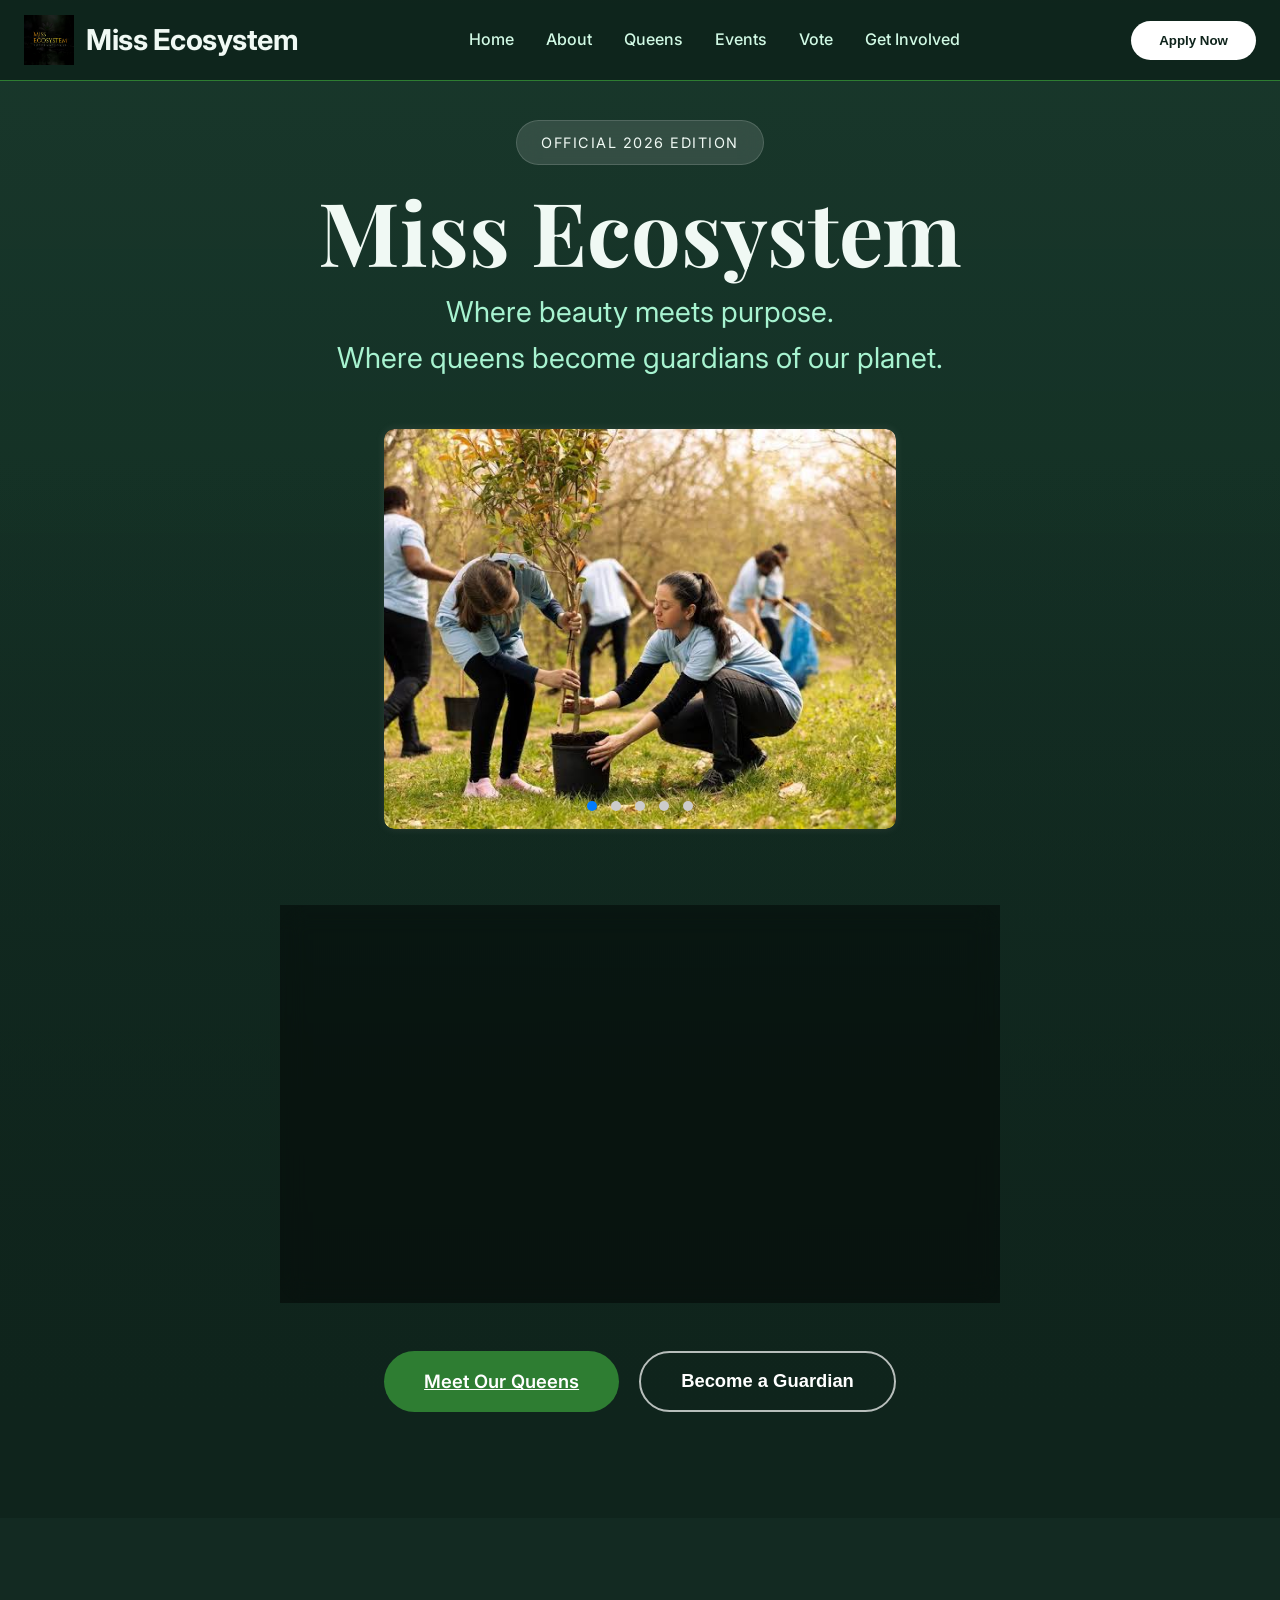
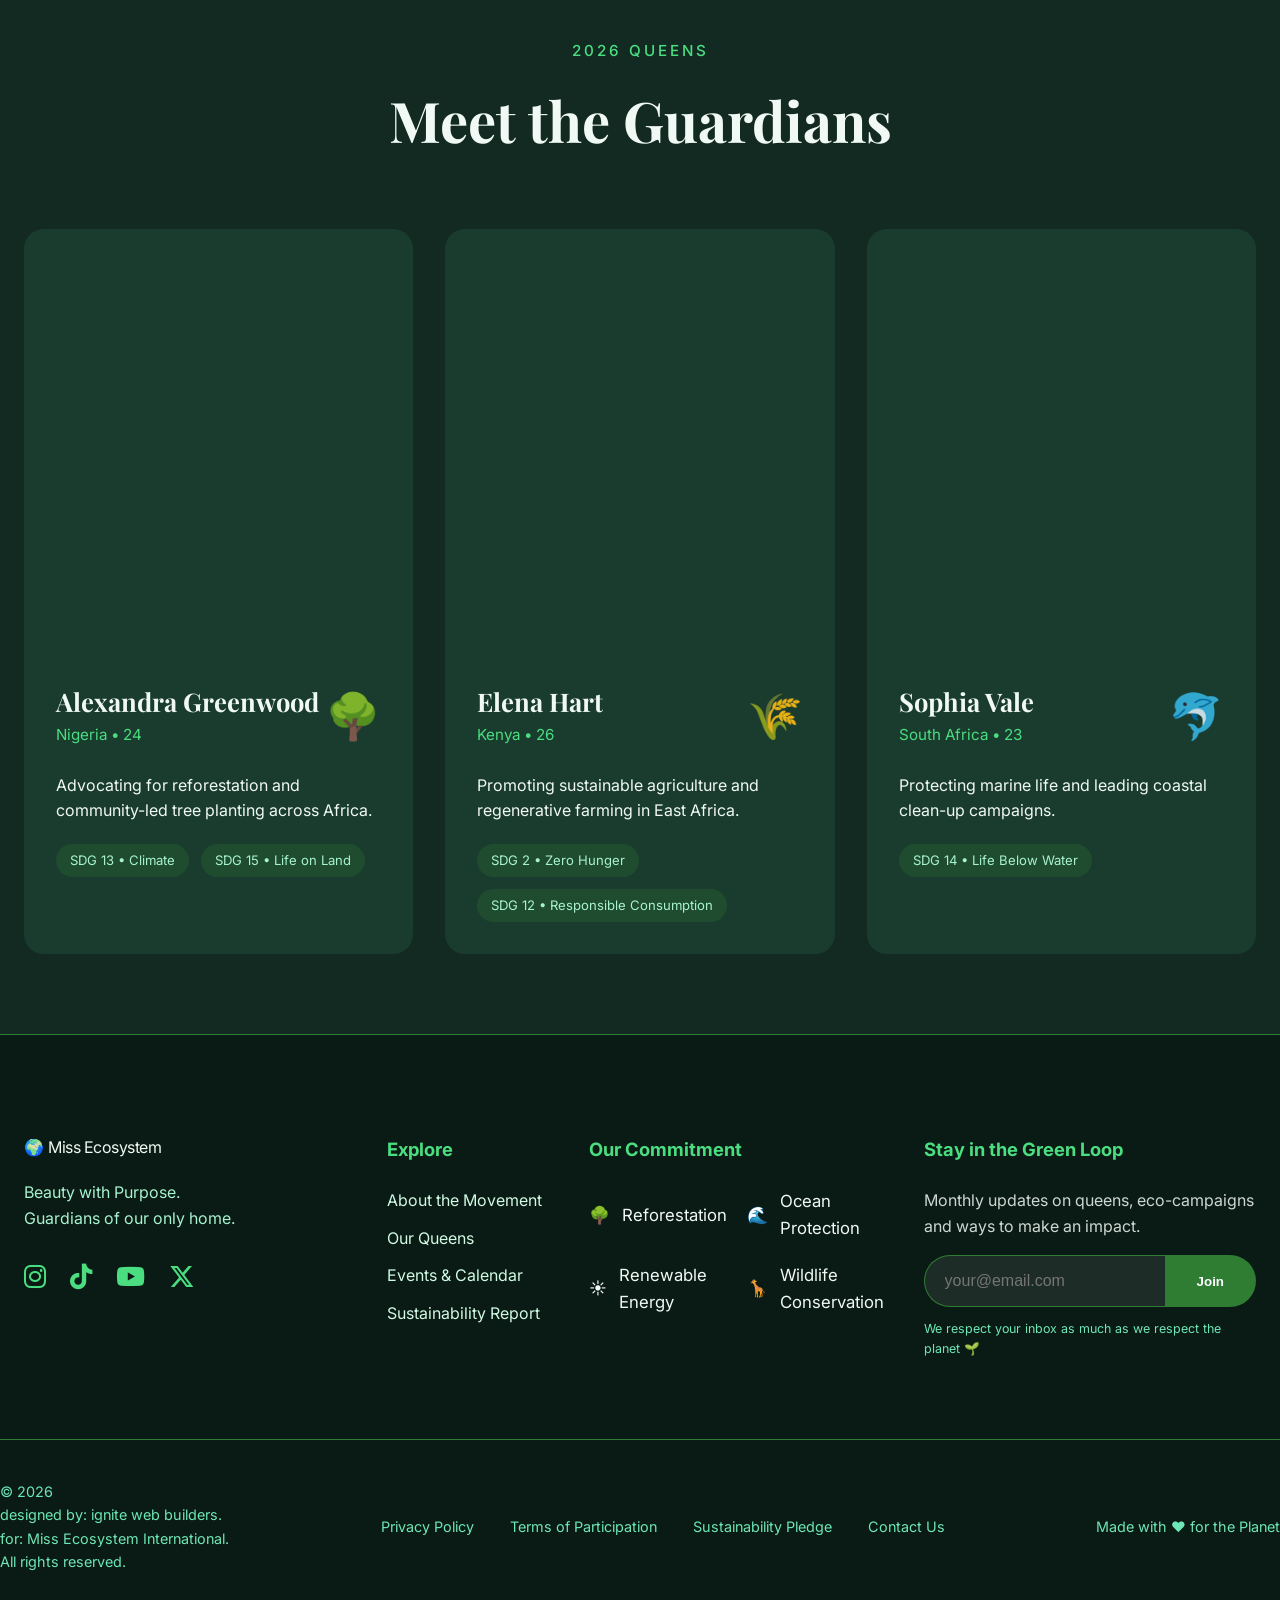
<file: Miss Ecosystem int/index.html>
<!DOCTYPE html>
<html lang="en">

<head>
    <meta charset="UTF-8">
    <meta name="viewport" content="width=device-width, initial-scale=1.0">
    <title>Miss Ecosystem — Beauty with Purpose</title>
    <link rel="stylesheet" href="styles.css">
    <link rel="stylesheet" href="https://cdnjs.cloudflare.com/ajax/libs/font-awesome/6.5.0/css/all.min.css">
    <link
        href="https://fonts.googleapis.com/css2?family=Playfair+Display:wght@500;600;700&family=Inter:wght@300;400;500;600&display=swap"
        rel="stylesheet">
</head>

<body>

    <!-- Header / Navigation -->
    <header class="header">
        <div class="container header-inner">
            <div class="logo">
                <img src="images/logo.jpg" alt="">
                <span class="logo-text">Miss Ecosystem</span>
            </div>

            <nav class="main-nav">
                <ul class="nav-list">
                    <li><a href="home.html">Home</a></li>
                    <li><a href="about.html">About</a></li>
                    <li><a href="queens.html">Queens</a></li>
                    <li><a href="events.html">Events</a></li>
                    <li><a href="vote.html">Vote</a></li>
                    <li><a href="get-in.html">Get Involved</a></li>
                </ul>
            </nav>

            <button class="mobile-toggle" aria-label="Toggle menu">
                <i class="fa-solid fa-bars"></i>
            </button>

            <button class="btn-apply desktop-only">Apply Now</button>
        </div>

        <!-- Mobile menu -->
        <div class="mobile-menu">
            <ul class="mobile-nav-list">
                <li><a href="home.html">Home</a></li>
                <li><a href="about.html">About</a></li>
                <li><a href="queens.html">Queens</a></li>
                <li><a href="events.html">Events</a></li>
                <li><a href="vote.html">Vote</a></li>
                <li><a href="get-in.html">Get Involved</a></li>
                <li><a href="#" class="mobile-apply">Apply Now</a></li>
            </ul>
        </div>
    </header>

    <!-- Hero + Welcome -->
    <section class="hero">
        <div class="hero-overlay"></div>
        <div class="container hero-content">
            <div class="welcome-badge">Official 2026 Edition</div>

            <h1 class="hero-title">Miss Ecosystem</h1>

            <p class="hero-subtitle">
                Where beauty meets purpose.<br>
                Where queens become guardians of our planet.
            </p>
            <div class="image-slider">
                <div class="slides">
                    <img src="images/project1.jpg" alt="Project 1">
                    <img src="images/project2.jpg" alt="Project 2">
                    <img src="images/project3.jpg" alt="Project 3">
                    <img src="images/project4.jpg" alt="Project 4">
                    <img src="images/project5.jpg" alt="Project 4">
                </div>
                <div class="dots">
                    <span class="dot active"></span>
                    <span class="dot"></span>
                    <span class="dot"></span>
                    <span class="dot"></span>
                    <span class="dot"></span>
                </div>
            </div>
            <br><br><br>

            <div class="welcome-message-card">
                <p class="intro-lead">
                    In a world where beauty and the planet are inseparable,
                    <strong>Miss Ecosystem</strong> redefines what it means to wear a crown.
                </p>

                <p class="intro-body">
                    We are more than a pageant — we are a global movement.<br><br>

                    Extraordinary women rise as fierce ambassadors for Earth, championing<br>
                    reforestation, ocean protection, climate action, biodiversity, and sustainable living.<br>
                    Every queen plants seeds of change. Every crown carries a pledge.
                </p>

                <div class="mission-icons">
                    <div><span>🌱</span> Beauty with Purpose</div>
                    <div><span>🌊</span> Sustainability as Legacy</div>
                    <div><span>🌍</span> Global Guardians</div>
                </div>
            </div>

            <div class="hero-cta">
                <a href="#queens" class="btn-primary">Meet Our Queens</a>
                <button class="btn-outline">Become a Guardian</button>
            </div>
        </div>
    </section>

    </div><br>

    <!-- Queens Section -->
    <section id="queens" class="section queens-section">
        <div class="container">
            <div class="section-header">
                <span class="section-label">2026 Queens</span>
                <h2 class="section-title">Meet the Guardians</h2>
            </div>

            <div class="queens-grid">
                <div class="queen-card">
                    <div class="queen-photo"
                        style="background-image: url('https://images.unsplash.com/photo-1494790108377-be9c29b29330?w=800');">
                    </div>
                    <div class="queen-info">
                        <div class="queen-header">
                            <div>
                                <h3>Alexandra Greenwood</h3>
                                <span class="queen-country">Nigeria • 24</span>
                            </div>
                            <span class="cause-icon">🌳</span>
                        </div>
                        <p>Advocating for reforestation and community-led tree planting across Africa.</p>
                        <div class="sdg-tags">
                            <span>SDG 13 • Climate</span>
                            <span>SDG 15 • Life on Land</span>
                        </div>
                    </div>
                </div>

                <div class="queen-card">
                    <div class="queen-photo"
                        style="background-image: url('https://images.unsplash.com/photo-1524504388940-b1c1722653e1?w=800');">
                    </div>
                    <div class="queen-info">
                        <div class="queen-header">
                            <div>
                                <h3>Elena Hart</h3>
                                <span class="queen-country">Kenya • 26</span>
                            </div>
                            <span class="cause-icon">🌾</span>
                        </div>
                        <p>Promoting sustainable agriculture and regenerative farming in East Africa.</p>
                        <div class="sdg-tags">
                            <span>SDG 2 • Zero Hunger</span>
                            <span>SDG 12 • Responsible Consumption</span>
                        </div>
                    </div>
                </div>

                <div class="queen-card">
                    <div class="queen-photo"
                        style="background-image: url('https://images.unsplash.com/photo-1531123897727-8f129e1688ce?w=800');">
                    </div>
                    <div class="queen-info">
                        <div class="queen-header">
                            <div>
                                <h3>Sophia Vale</h3>
                                <span class="queen-country">South Africa • 23</span>
                            </div>
                            <span class="cause-icon">🐬</span>
                        </div>
                        <p>Protecting marine life and leading coastal clean-up campaigns.</p>
                        <div class="sdg-tags">
                            <span>SDG 14 • Life Below Water</span>
                        </div>
                    </div>
                </div>
            </div>
        </div>
    </section>

    <!-- Footer -->
    <footer class="footer">
        <div class="container footer-grid">
            <div class="footer-brand">
                <div class="footer-logo">
                    <span class="logo-icon big">🌍</span>
                    <span class="logo-text">Miss Ecosystem</span>
                </div>
                <p>Beauty with Purpose.<br>Guardians of our only home.</p>
                <div class="social-icons">
                    <i class="fab fa-instagram"></i>
                    <i class="fab fa-tiktok"></i>
                    <i class="fab fa-youtube"></i>
                    <i class="fab fa-x-twitter"></i>
                </div>
            </div>

            <div>
                <h4>Explore</h4>
                <ul>
                    <li><a href="#">About the Movement</a></li>
                    <li><a href="#">Our Queens</a></li>
                    <li><a href="#">Events & Calendar</a></li>
                    <li><a href="#">Sustainability Report</a></li>
                </ul>
            </div>

            <div>
                <h4>Our Commitment</h4>
                <div class="commitment-grid">
                    <div><span>🌳</span> Reforestation</div>
                    <div><span>🌊</span> Ocean Protection</div>
                    <div><span>☀️</span> Renewable Energy</div>
                    <div><span>🦒</span> Wildlife Conservation</div>
                </div>
            </div>

            <div>
                <h4>Stay in the Green Loop</h4>
                <p class="newsletter-desc">Monthly updates on queens, eco-campaigns and ways to make an impact.</p>
                <form class="newsletter-form">
                    <input type="email" placeholder="your@email.com" required>
                    <button type="submit">Join</button>
                </form>
                <p class="tiny-note">We respect your inbox as much as we respect the planet 🌱</p>
            </div>
        </div>

        <div class="footer-bottom">
            <div>© 2026 <br>designed by: ignite web builders.
                <br>for: Miss Ecosystem International. <br>All rights reserved.
            </div>
            <div class="footer-links">
                <a href="#">Privacy Policy</a>
                <a href="#">Terms of Participation</a>
                <a href="#">Sustainability Pledge</a>
                <a href="#">Contact Us</a>
            </div>
            <div>Made with ❤️ for the Planet</div>
        </div>
    </footer>

    <script src="script.js"></script>
</body>


</html>
</file>
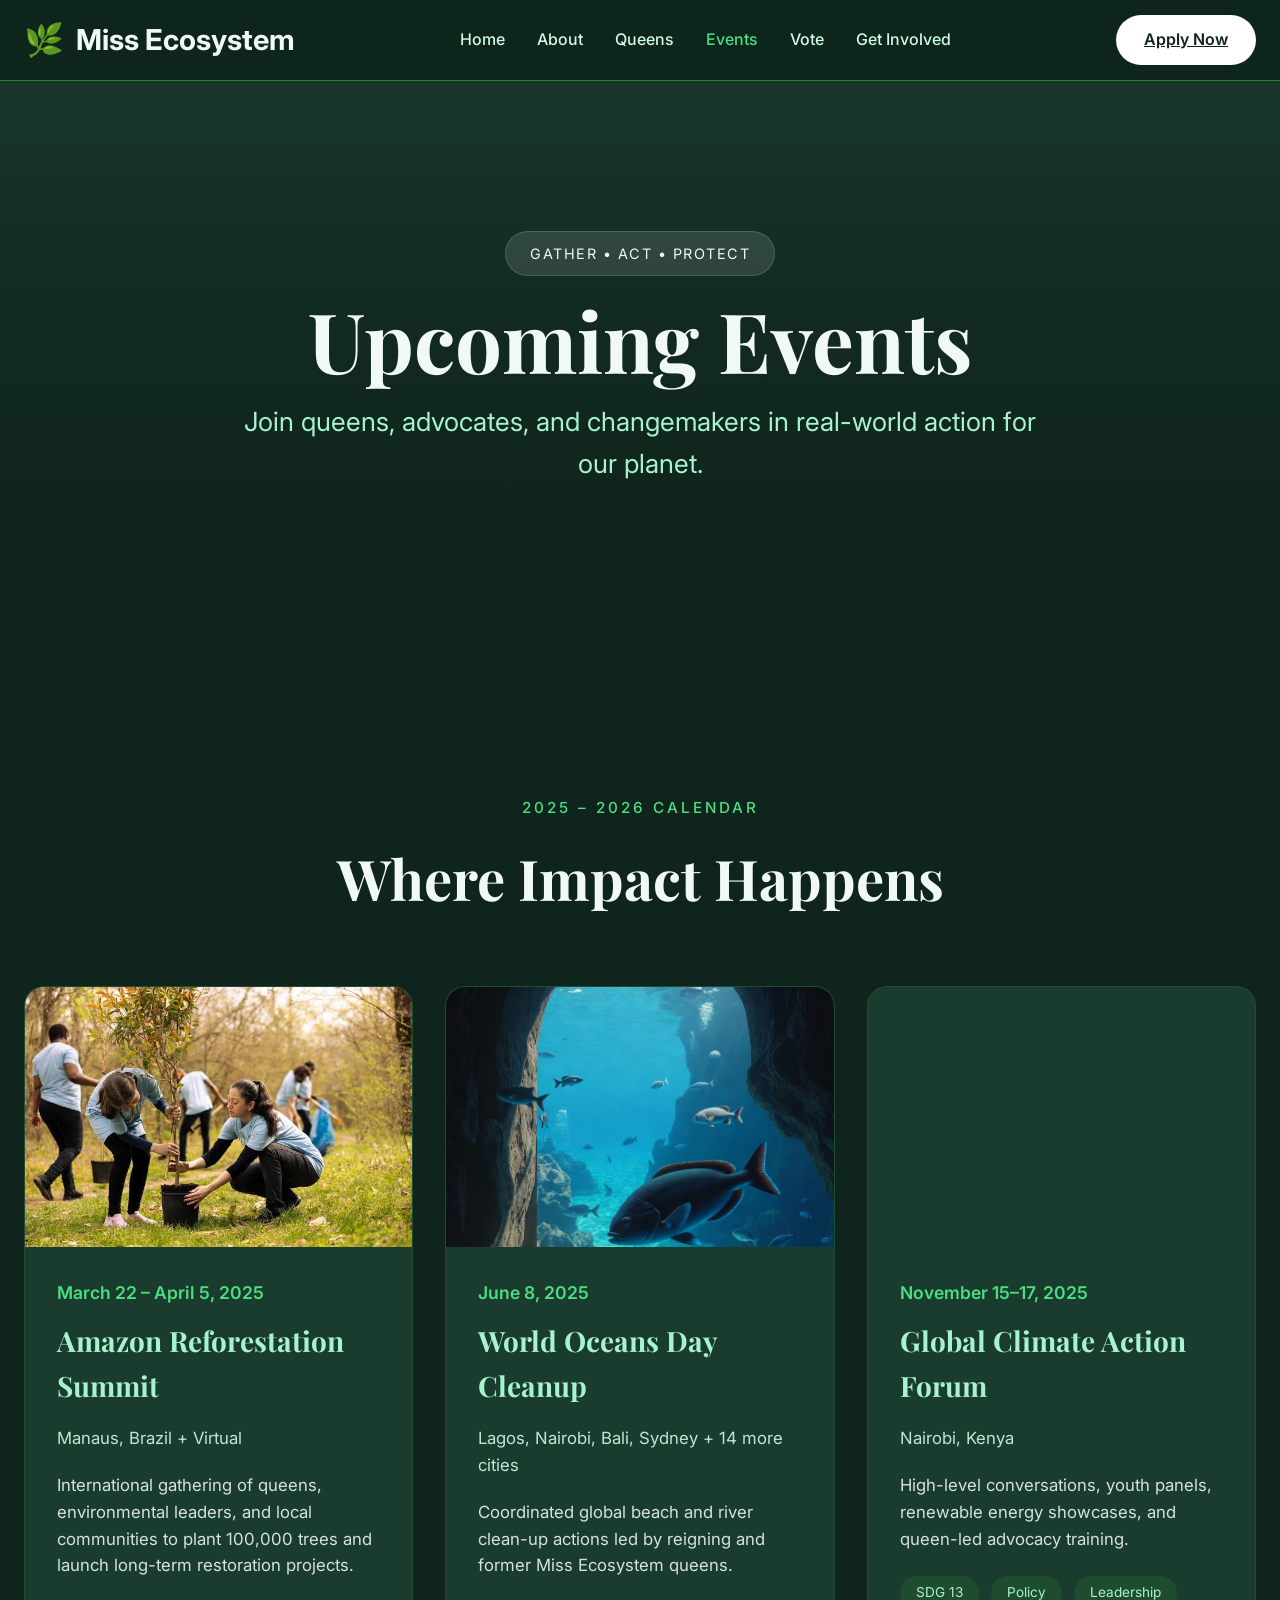
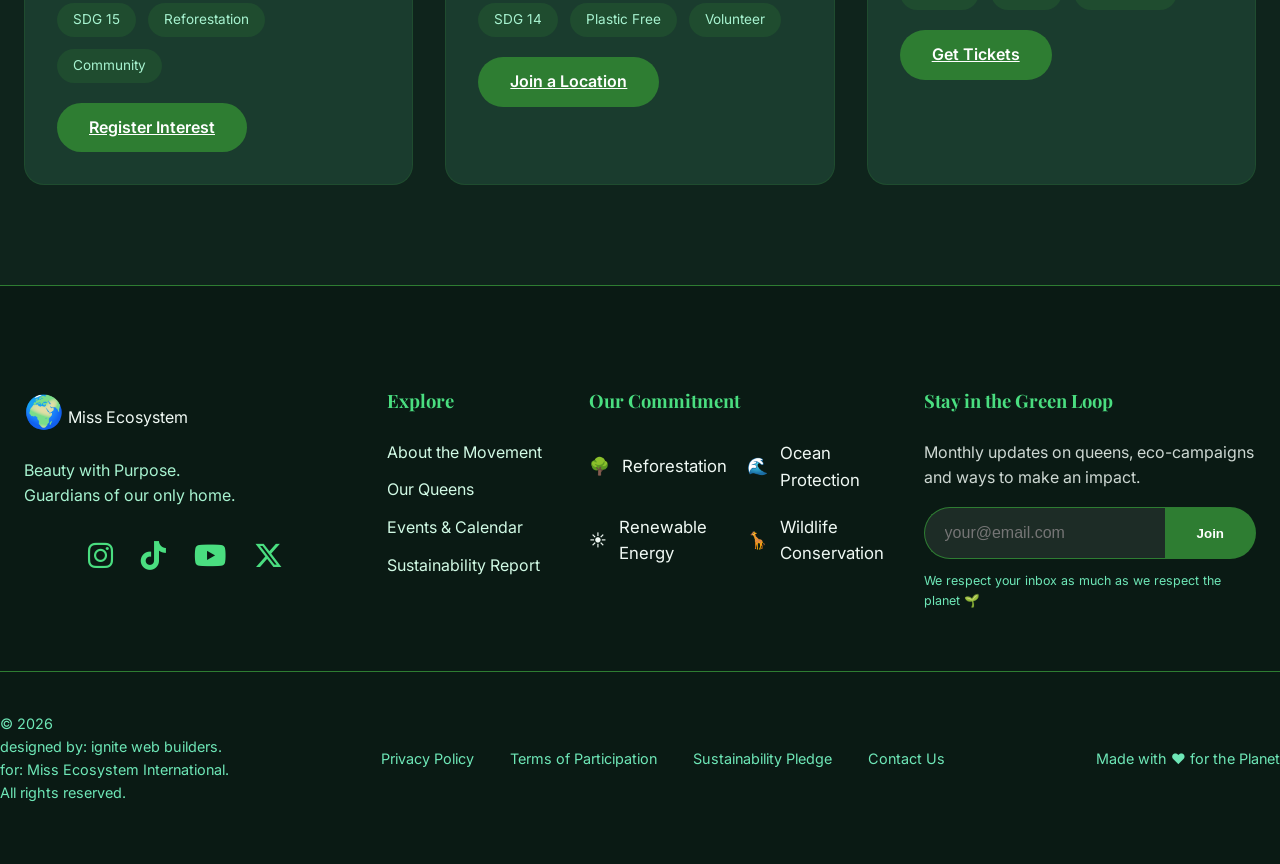
<file: Miss Ecosystem int/events.html>
<!DOCTYPE html>
<html lang="en">

<head>
    <meta charset="UTF-8" />
    <meta name="viewport" content="width=device-width, initial-scale=1.0" />
    <title>Events — Miss Ecosystem</title>
    <link rel="stylesheet" href="https://cdnjs.cloudflare.com/ajax/libs/font-awesome/6.5.0/css/all.min.css" />
    <link
        href="https://fonts.googleapis.com/css2?family=Playfair+Display:wght@500;600;700&family=Inter:wght@300;400;500;600&display=swap"
        rel="stylesheet" />
    <link rel="stylesheet" href="events.css" />
</head>

<body>

    <!-- Header -->
    <header class="header">
        <div class="container header-inner">
            <div class="logo">
                <span class="logo-icon">🌿</span>
                <span class="logo-text">Miss Ecosystem</span>
            </div>

            <nav class="main-nav">
                <ul>
                    <li><a href="home.html">Home</a></li>
                    <li><a href="about.html">About</a></li>
                    <li><a href="queens.html">Queens</a></li>
                    <li><a href="events.html" class="active">Events</a></li>
                    <li><a href="vote.html">Vote</a></li>
                    <li><a href="get-in.html">Get Involved</a></li>
                </ul>
            </nav>

            <button class="mobile-toggle" aria-label="Toggle menu">
                <i class="fa-solid fa-bars"></i>
            </button>

            <a href="apply.html" class="btn-apply">Apply Now</a>
        </div>

        <!-- Mobile menu -->
        <div class="mobile-menu">
            <ul class="mobile-nav-list">
                <li><a href="home.html">Home</a></li>
                <li><a href="about.html">About</a></li>
                <li><a href="queens.html">Queens</a></li>
                <li><a href="events.html" class="active">Events</a></li>
                <li><a href="vote.html">Vote</a></li>
                <li><a href="get-in.html">Get Involved</a></li>
                <li><a href="apply.html" class="mobile-apply">Apply Now</a></li>
            </ul>
        </div>
    </header>

    <!-- Hero -->
    <section class="events-hero">
        <div class="hero-overlay"></div>
        <div class="container hero-content">
            <div class="welcome-badge">Gather • Act • Protect</div>
            <h1 class="hero-title">Upcoming Events</h1>
            <p class="hero-subtitle">
                Join queens, advocates, and changemakers in real-world action for our planet.
            </p>
        </div>
    </section>

    <!-- Events List -->
    <section class="section events-section">
        <div class="container">
            <div class="section-header">
                <span class="section-label">2025 – 2026 Calendar</span>
                <h2 class="section-title">Where Impact Happens</h2>
            </div>

            <div class="events-grid">

                <!-- Event 1 -->
                <article class="event-card">
                    <div class="event-image" style="background-image: url('images/project1.jpg');">
                    </div>
                    <div class="event-content">
                        <time class="event-date">March 22 – April 5, 2025</time>
                        <h3 class="event-title">Amazon Reforestation Summit</h3>
                        <p class="event-location">Manaus, Brazil + Virtual</p>
                        <p class="event-desc">
                            International gathering of queens, environmental leaders, and local communities to plant
                            100,000 trees and launch long-term restoration projects.
                        </p>
                        <div class="event-tags">
                            <span>SDG 15</span>
                            <span>Reforestation</span>
                            <span>Community</span>
                        </div>
                        <a href="#" class="btn-register">Register Interest</a>
                    </div>
                </article>

                <!-- Event 2 -->
                <article class="event-card">
                    <div class="event-image" style="background-image: url('images/underwater.jfif');">
                    </div>
                    <div class="event-content">
                        <time class="event-date">June 8, 2025</time>
                        <h3 class="event-title">World Oceans Day Cleanup</h3>
                        <p class="event-location">Lagos, Nairobi, Bali, Sydney + 14 more cities</p>
                        <p class="event-desc">
                            Coordinated global beach and river clean-up actions led by reigning and former Miss
                            Ecosystem queens.
                        </p>
                        <div class="event-tags">
                            <span>SDG 14</span>
                            <span>Plastic Free</span>
                            <span>Volunteer</span>
                        </div>
                        <a href="#" class="btn-register">Join a Location</a>
                    </div>
                </article>

                <!-- Event 3 -->
                <article class="event-card">
                    <div class="event-image"
                        style="background-image: url('https://images.unsplash.com/photo-1500530855697-b586d89ba3ee?w=800&q=80');">
                    </div>
                    <div class="event-content">
                        <time class="event-date">November 15–17, 2025</time>
                        <h3 class="event-title">Global Climate Action Forum</h3>
                        <p class="event-location">Nairobi, Kenya</p>
                        <p class="event-desc">
                            High-level conversations, youth panels, renewable energy showcases, and queen-led advocacy
                            training.
                        </p>
                        <div class="event-tags">
                            <span>SDG 13</span>
                            <span>Policy</span>
                            <span>Leadership</span>
                        </div>
                        <a href="#" class="btn-register">Get Tickets</a>
                    </div>
                </article>

            </div>
        </div>
    </section>


    <!-- Footer -->
    <footer class="footer">
        <div class="container footer-grid">
            <div class="footer-brand">
                <div class="footer-logo">
                    <span class="logo-icon big">🌍</span>
                    <span class="logo-text">Miss Ecosystem</span>
                </div>
                <p>Beauty with Purpose.<br>Guardians of our only home.</p>
                <div class="social-icons">
                    <i class="fab fa-instagram"></i>
                    <i class="fab fa-tiktok"></i>
                    <i class="fab fa-youtube"></i>
                    <i class="fab fa-x-twitter"></i>
                </div>
            </div>

            <div>
                <h4>Explore</h4>
                <ul>
                    <li><a href="#">About the Movement</a></li>
                    <li><a href="#">Our Queens</a></li>
                    <li><a href="#">Events & Calendar</a></li>
                    <li><a href="#">Sustainability Report</a></li>
                </ul>
            </div>

            <div>
                <h4>Our Commitment</h4>
                <div class="commitment-grid">
                    <div><span>🌳</span> Reforestation</div>
                    <div><span>🌊</span> Ocean Protection</div>
                    <div><span>☀️</span> Renewable Energy</div>
                    <div><span>🦒</span> Wildlife Conservation</div>
                </div>
            </div>

            <div>
                <h4>Stay in the Green Loop</h4>
                <p class="newsletter-desc">Monthly updates on queens, eco-campaigns and ways to make an impact.</p>
                <form class="newsletter-form">
                    <input type="email" placeholder="your@email.com" required>
                    <button type="submit">Join</button>
                </form>
                <p class="tiny-note">We respect your inbox as much as we respect the planet 🌱</p>
            </div>
        </div>

        <div class="footer-bottom">
            <div>© 2026 <br>designed by: ignite web builders.
                <br>for: Miss Ecosystem International. <br>All rights reserved.
            </div>
            <div class="footer-links">
                <a href="#">Privacy Policy</a>
                <a href="#">Terms of Participation</a>
                <a href="#">Sustainability Pledge</a>
                <a href="#">Contact Us</a>
            </div>
            <div>Made with ❤️ for the Planet</div>
        </div>
    </footer>

    <script>
        // Mobile menu toggle
        document.querySelector('.mobile-toggle').addEventListener('click', () => {
            document.querySelector('.mobile-menu').classList.toggle('active');
        });
    </script>

</body>

</html>
</file>
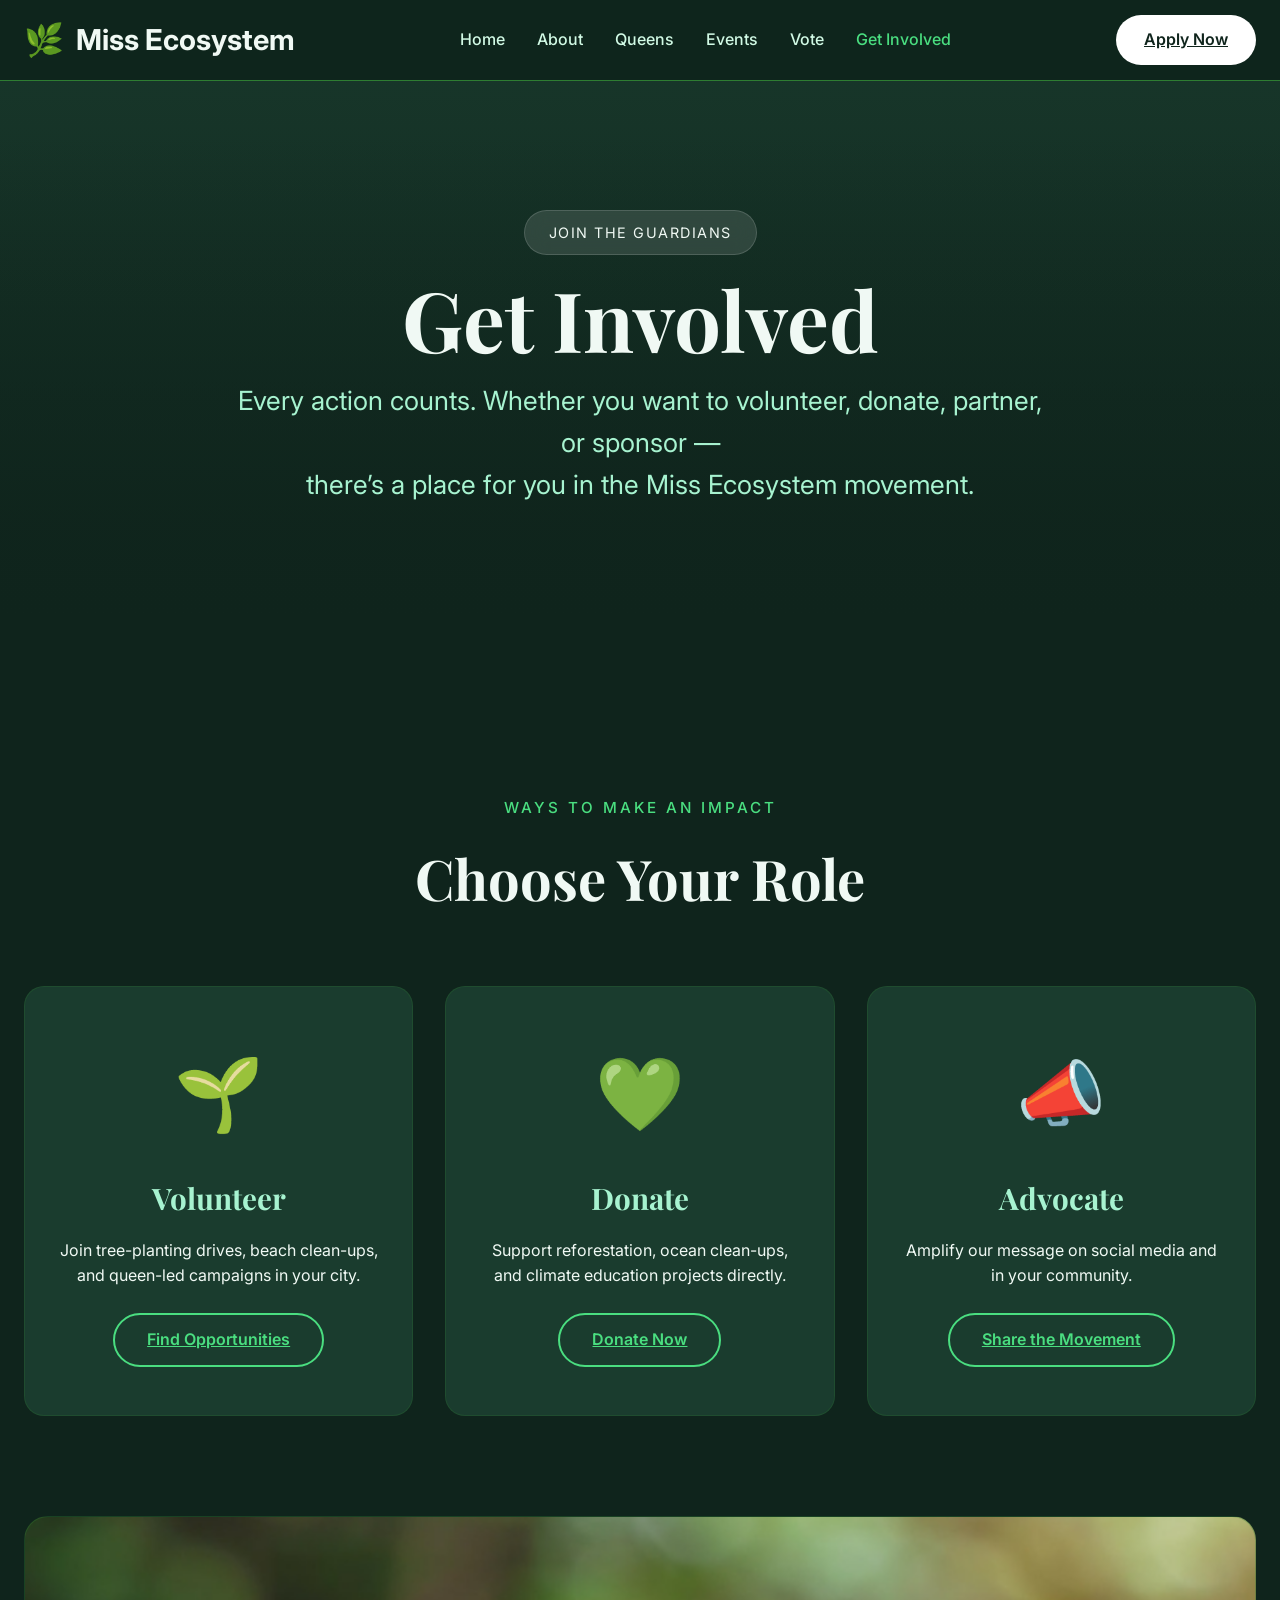
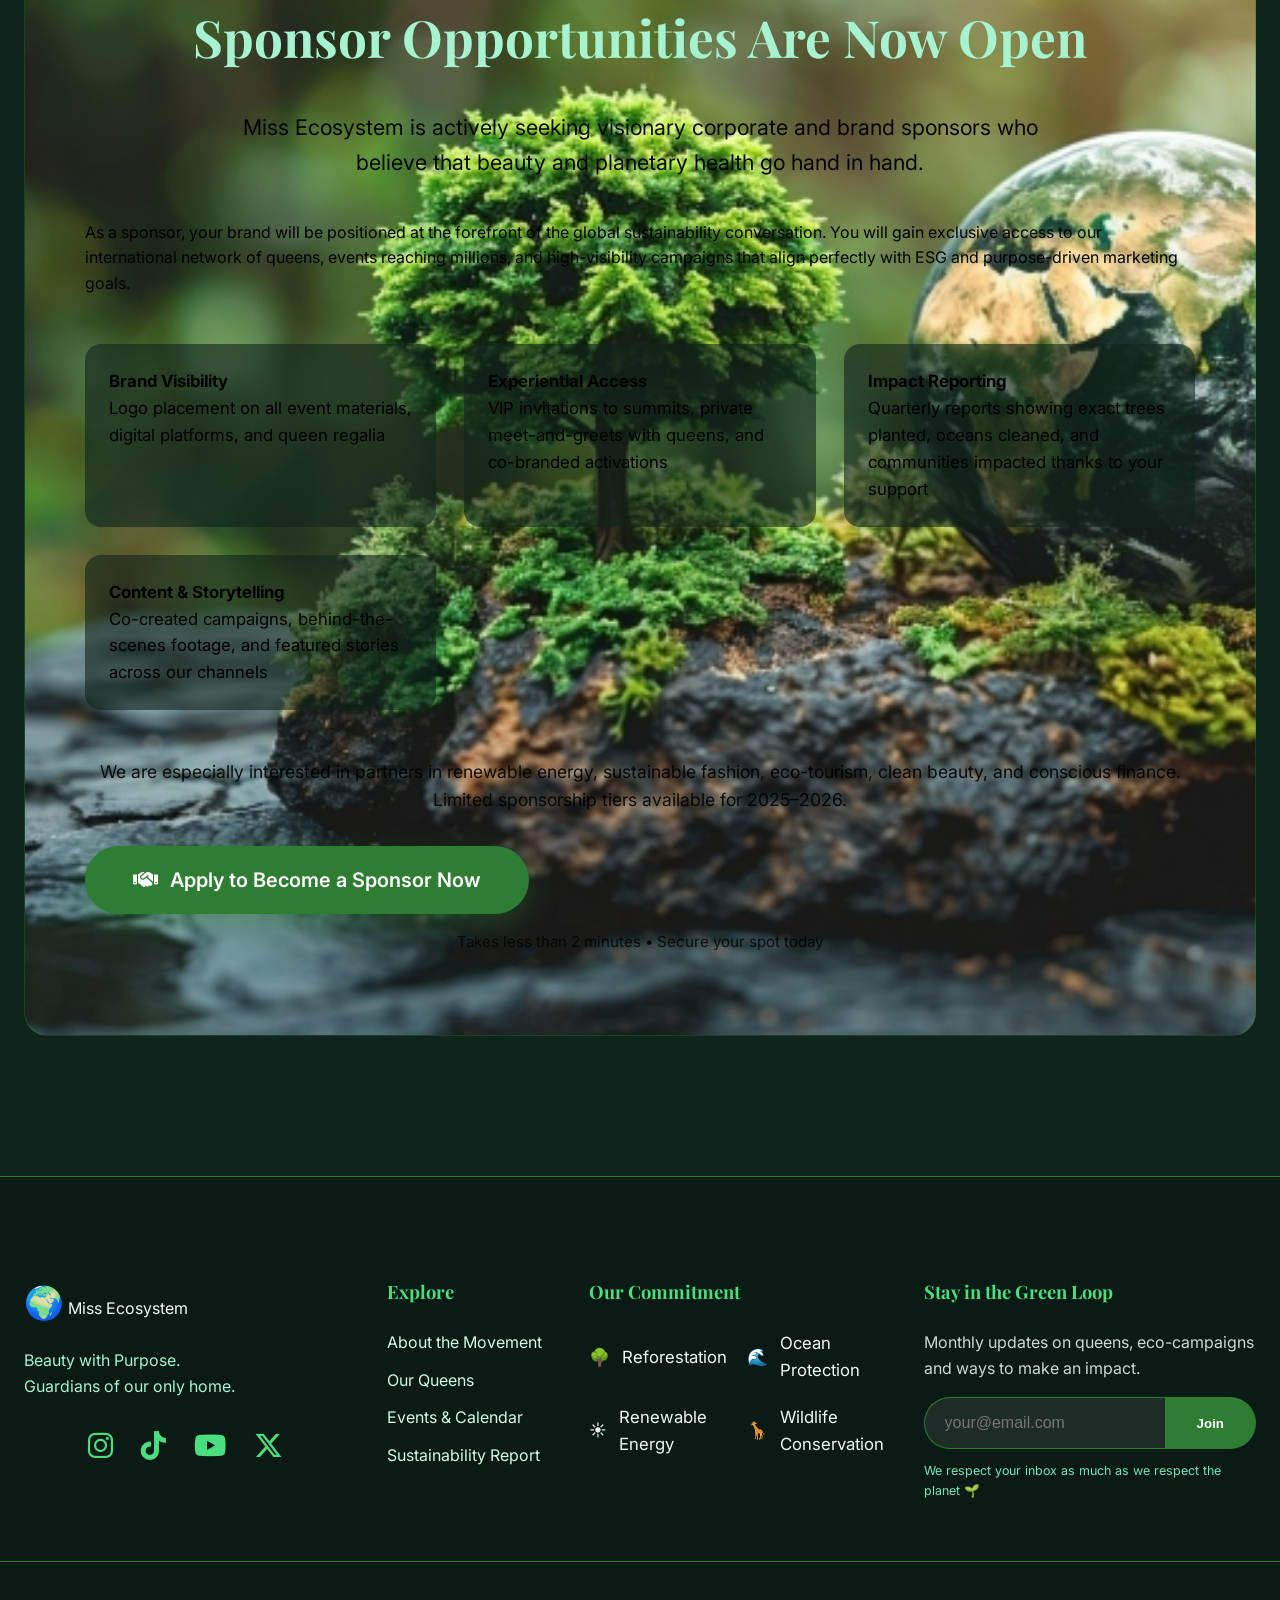
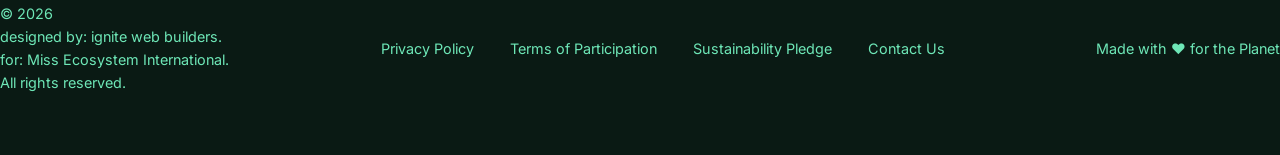
<file: Miss Ecosystem int/get-in.html>
<!DOCTYPE html>
<html lang="en">

<head>
    <meta charset="UTF-8" />
    <meta name="viewport" content="width=device-width, initial-scale=1.0" />
    <title>Get Involved — Miss Ecosystem</title>
    <link rel="stylesheet" href="https://cdnjs.cloudflare.com/ajax/libs/font-awesome/6.5.0/css/all.min.css" />
    <link
        href="https://fonts.googleapis.com/css2?family=Playfair+Display:wght@500;600;700&family=Inter:wght@300;400;500;600&display=swap"
        rel="stylesheet" />
    <link rel="stylesheet" href="get-in.css" />
</head>

<body>

    <!-- Header -->
    <header class="header">
        <div class="container header-inner">
            <div class="logo">
                <span class="logo-icon">🌿</span>
                <span class="logo-text">Miss Ecosystem</span>
            </div>

            <nav class="main-nav">
                <ul>
                    <li><a href="home.html">Home</a></li>
                    <li><a href="about.html">About</a></li>
                    <li><a href="queens.html">Queens</a></li>
                    <li><a href="events.html">Events</a></li>
                    <li><a href="vote.html">Vote</a></li>
                    <li><a href="get-in.html" class="active">Get Involved</a></li>
                </ul>
            </nav>

            <button class="mobile-toggle" aria-label="Toggle menu">
                <i class="fa-solid fa-bars"></i>
            </button>

            <a href="apply.html" class="btn-apply">Apply Now</a>
        </div>

        <!-- Mobile menu -->
        <div class="mobile-menu">
            <ul class="mobile-nav-list">
                <li><a href="home.html">Home</a></li>
                <li><a href="about.html">About</a></li>
                <li><a href="queens.html">Queens</a></li>
                <li><a href="events.html" class="active">Events</a></li>
                <li><a href="vote.html">Vote</a></li>
                <li><a href="get-in.html">Get Involved</a></li>
                <li><a href="apply.html" class="mobile-apply">Apply Now</a></li>
            </ul>
        </div>
    </header>

    <!-- Hero -->
    <section class="hero get-involved-hero">
        <div class="hero-overlay"></div>
        <div class="container hero-content">
            <div class="welcome-badge">Join the Guardians</div>
            <h1 class="hero-title">Get Involved</h1>
            <p class="hero-subtitle">
                Every action counts. Whether you want to volunteer, donate, partner, or sponsor —<br>
                there’s a place for you in the Miss Ecosystem movement.
            </p>
        </div>
    </section>

    <!-- Main Content -->
    <main class="section">
        <div class="container">

            <!-- Ways to Get Involved -->
            <div class="section-header">
                <span class="section-label">Ways to Make an Impact</span>
                <h2 class="section-title">Choose Your Role</h2>
            </div>

            <div class="involvement-grid">
                <div class="involvement-card">
                    <span class="icon">🌱</span>
                    <h3>Volunteer</h3>
                    <p>Join tree-planting drives, beach clean-ups, and queen-led campaigns in your city.</p>
                    <a href="#" class="btn-secondary">Find Opportunities</a>
                </div>
                <div class="involvement-card">
                    <span class="icon">💚</span>
                    <h3>Donate</h3>
                    <p>Support reforestation, ocean clean-ups, and climate education projects directly.</p>
                    <a href="#" class="btn-secondary">Donate Now</a>
                </div>
                <div class="involvement-card">
                    <span class="icon">📣</span>
                    <h3>Advocate</h3>
                    <p>Amplify our message on social media and in your community.</p>
                    <a href="#" class="btn-secondary">Share the Movement</a>
                </div>
            </div>

            <!-- Sponsor Section (Detailed) -->
            <div class="sponsor-section">
                <div class="sponsor-content">
                    <h2 class="sponsor-title">Sponsor Opportunities Are Now Open</h2>

                    <p class="sponsor-lead">
                        Miss Ecosystem is actively seeking visionary corporate and brand sponsors who believe that
                        beauty and planetary health go hand in hand.
                    </p>

                    <p>
                        As a sponsor, your brand will be positioned at the forefront of the global sustainability
                        conversation.
                        You will gain exclusive access to our international network of queens, events reaching millions,
                        and high-visibility campaigns that align perfectly with ESG and purpose-driven marketing goals.
                    </p>

                    <div class="sponsor-benefits">
                        <div class="benefit">
                            <strong>Brand Visibility</strong><br>
                            Logo placement on all event materials, digital platforms, and queen regalia
                        </div>
                        <div class="benefit">
                            <strong>Experiential Access</strong><br>
                            VIP invitations to summits, private meet-and-greets with queens, and co-branded activations
                        </div>
                        <div class="benefit">
                            <strong>Impact Reporting</strong><br>
                            Quarterly reports showing exact trees planted, oceans cleaned, and communities impacted
                            thanks to your support
                        </div>
                        <div class="benefit">
                            <strong>Content & Storytelling</strong><br>
                            Co-created campaigns, behind-the-scenes footage, and featured stories across our channels
                        </div>
                    </div>

                    <p class="sponsor-note">
                        We are especially interested in partners in renewable energy, sustainable fashion, eco-tourism,
                        clean beauty,
                        and conscious finance. Limited sponsorship tiers available for 2025–2026.
                    </p>

                    <!-- Google Form CTA -->
                    <a href="https://forms.gle/sponsor-miss-ecosystem-2026" target="_blank" class="btn-sponsor">
                        <i class="fas fa-handshake"></i>
                        Apply to Become a Sponsor Now
                    </a>
                    <p class="form-note">Takes less than 2 minutes • Secure your spot today</p>
                </div>
            </div>

        </div>
    </main>


    <!-- Footer -->
    <footer class="footer">
        <div class="container footer-grid">
            <div class="footer-brand">
                <div class="footer-logo">
                    <span class="logo-icon big">🌍</span>
                    <span class="logo-text">Miss Ecosystem</span>
                </div>
                <p>Beauty with Purpose.<br>Guardians of our only home.</p>
                <div class="social-icons">
                    <i class="fab fa-instagram"></i>
                    <i class="fab fa-tiktok"></i>
                    <i class="fab fa-youtube"></i>
                    <i class="fab fa-x-twitter"></i>
                </div>
            </div>

            <div>
                <h4>Explore</h4>
                <ul>
                    <li><a href="#">About the Movement</a></li>
                    <li><a href="#">Our Queens</a></li>
                    <li><a href="#">Events & Calendar</a></li>
                    <li><a href="#">Sustainability Report</a></li>
                </ul>
            </div>

            <div>
                <h4>Our Commitment</h4>
                <div class="commitment-grid">
                    <div><span>🌳</span> Reforestation</div>
                    <div><span>🌊</span> Ocean Protection</div>
                    <div><span>☀️</span> Renewable Energy</div>
                    <div><span>🦒</span> Wildlife Conservation</div>
                </div>
            </div>

            <div>
                <h4>Stay in the Green Loop</h4>
                <p class="newsletter-desc">Monthly updates on queens, eco-campaigns and ways to make an impact.</p>
                <form class="newsletter-form">
                    <input type="email" placeholder="your@email.com" required>
                    <button type="submit">Join</button>
                </form>
                <p class="tiny-note">We respect your inbox as much as we respect the planet 🌱</p>
            </div>
        </div>

        <div class="footer-bottom">
            <div>© 2026 <br>designed by: ignite web builders.
                <br>for: Miss Ecosystem International. <br>All rights reserved.
            </div>
            <div class="footer-links">
                <a href="#">Privacy Policy</a>
                <a href="#">Terms of Participation</a>
                <a href="#">Sustainability Pledge</a>
                <a href="#">Contact Us</a>
            </div>
            <div>Made with ❤️ for the Planet</div>
        </div>
    </footer>
    <script>
        // Mobile menu toggle
        document.querySelector('.mobile-toggle').addEventListener('click', () => {
            document.querySelector('.mobile-menu').classList.toggle('active');
        });
    </script>

</body>

</html>
</file>
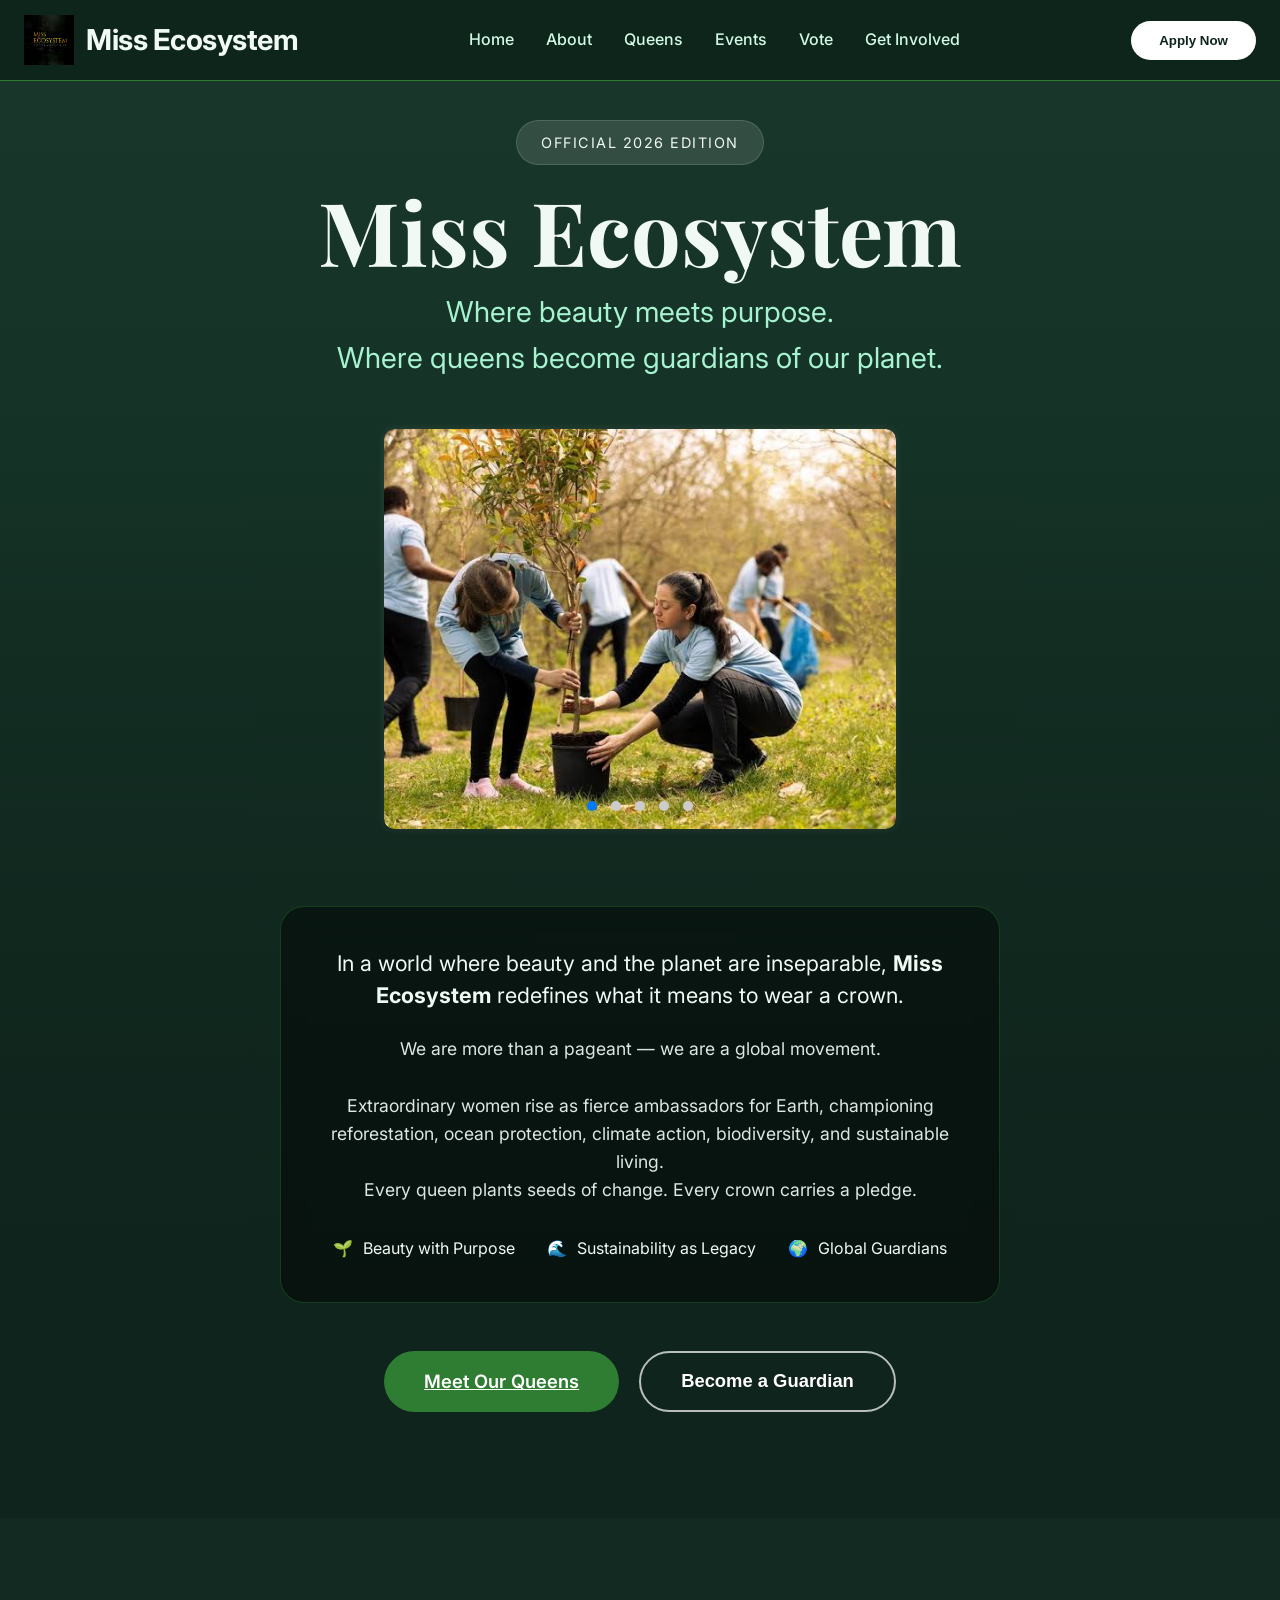
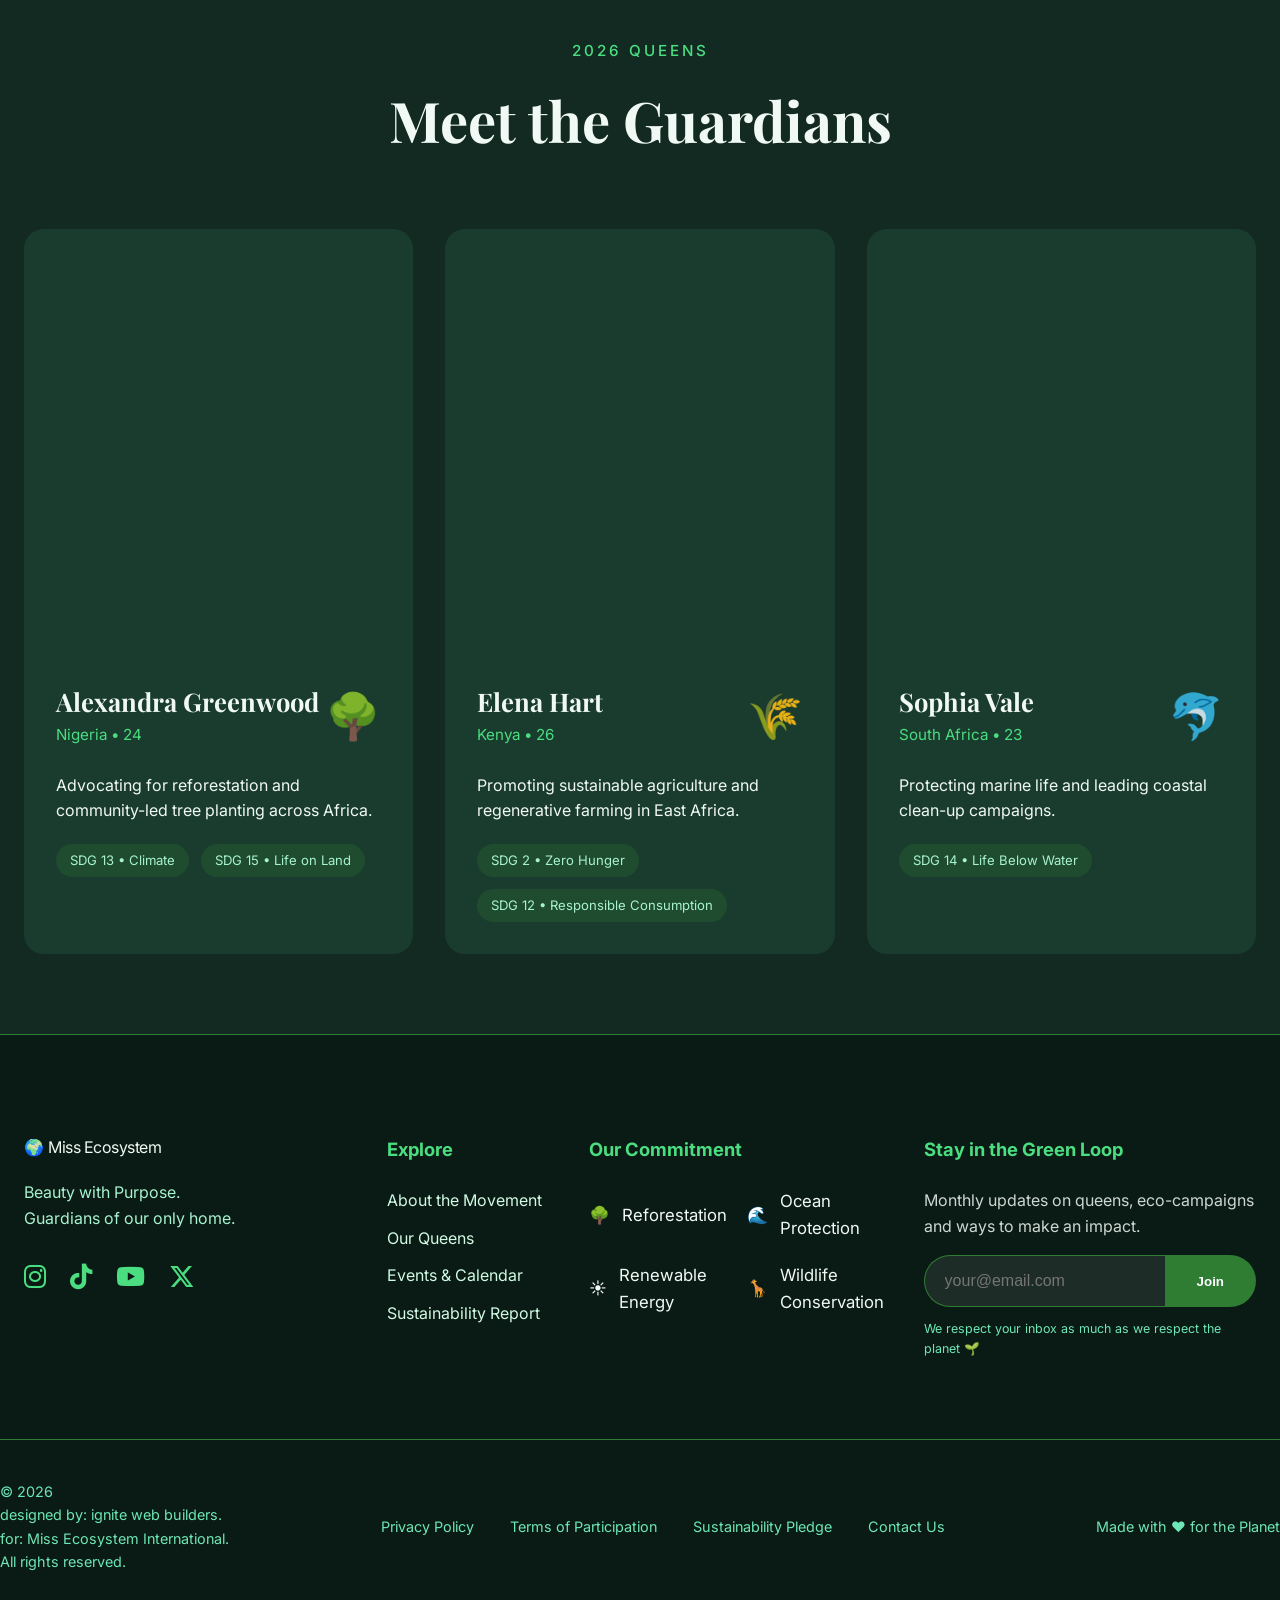
<file: Miss Ecosystem int/home.html>
<!DOCTYPE html>
<html lang="en">

<head>
    <meta charset="UTF-8">
    <meta name="viewport" content="width=device-width, initial-scale=1.0">
    <title>Miss Ecosystem — Beauty with Purpose</title>
    <link rel="stylesheet" href="styles.css">
    <link rel="stylesheet" href="https://cdnjs.cloudflare.com/ajax/libs/font-awesome/6.5.0/css/all.min.css">
    <link
        href="https://fonts.googleapis.com/css2?family=Playfair+Display:wght@500;600;700&family=Inter:wght@300;400;500;600&display=swap"
        rel="stylesheet">
</head>

<body>

    <!-- Header / Navigation -->
    <header class="header">
        <div class="container header-inner">
            <div class="logo">
                <img src="images/logo.jpg" alt="">
                <span class="logo-text">Miss Ecosystem</span>
            </div>

            <nav class="main-nav">
                <ul class="nav-list">
                    <li><a href="home.html">Home</a></li>
                    <li><a href="about.html">About</a></li>
                    <li><a href="queens.html">Queens</a></li>
                    <li><a href="events.html">Events</a></li>
                    <li><a href="vote.html">Vote</a></li>
                    <li><a href="get-in.html">Get Involved</a></li>
                </ul>
            </nav>

            <button class="mobile-toggle" aria-label="Toggle menu">
                <i class="fa-solid fa-bars"></i>
            </button>

            <button class="btn-apply desktop-only">Apply Now</button>
        </div>

        <!-- Mobile menu -->
        <div class="mobile-menu">
            <ul class="mobile-nav-list">
                <li><a href="home.html">Home</a></li>
                <li><a href="about.html">About</a></li>
                <li><a href="queens.html">Queens</a></li>
                <li><a href="events.html">Events</a></li>
                <li><a href="vote.html">Vote</a></li>
                <li><a href="get-in.html">Get Involved</a></li>
                <li><a href="#" class="mobile-apply">Apply Now</a></li>
            </ul>
        </div>
    </header>

    <!-- Hero + Welcome -->
    <section class="hero">
        <div class="hero-overlay"></div>
        <div class="container hero-content">
            <div class="welcome-badge">Official 2026 Edition</div>

            <h1 class="hero-title">Miss Ecosystem</h1>

            <p class="hero-subtitle">
                Where beauty meets purpose.<br>
                Where queens become guardians of our planet.
            </p>
            <div class="image-slider">
                <div class="slides">
                    <img src="images/project1.jpg" alt="Project 1">
                    <img src="images/project2.jpg" alt="Project 2">
                    <img src="images/project3.jpg" alt="Project 3">
                    <img src="images/project4.jpg" alt="Project 4">
                    <img src="images/project5.jpg" alt="Project 4">
                </div>
                <div class="dots">
                    <span class="dot active"></span>
                    <span class="dot"></span>
                    <span class="dot"></span>
                    <span class="dot"></span>
                    <span class="dot"></span>
                </div>
            </div>
            <br><br><br>

            <div class="welcome-message-card">
                <p class="intro-lead">
                    In a world where beauty and the planet are inseparable,
                    <strong>Miss Ecosystem</strong> redefines what it means to wear a crown.
                </p>

                <p class="intro-body">
                    We are more than a pageant — we are a global movement.<br><br>

                    Extraordinary women rise as fierce ambassadors for Earth, championing<br>
                    reforestation, ocean protection, climate action, biodiversity, and sustainable living.<br>
                    Every queen plants seeds of change. Every crown carries a pledge.
                </p>

                <div class="mission-icons">
                    <div><span>🌱</span> Beauty with Purpose</div>
                    <div><span>🌊</span> Sustainability as Legacy</div>
                    <div><span>🌍</span> Global Guardians</div>
                </div>
            </div>

            <div class="hero-cta">
                <a href="#queens" class="btn-primary">Meet Our Queens</a>
                <button class="btn-outline">Become a Guardian</button>
            </div>
        </div>
    </section>

    </div><br>

    <!-- Queens Section -->
    <section id="queens" class="section queens-section">
        <div class="container">
            <div class="section-header">
                <span class="section-label">2026 Queens</span>
                <h2 class="section-title">Meet the Guardians</h2>
            </div>

            <div class="queens-grid">
                <div class="queen-card">
                    <div class="queen-photo"
                        style="background-image: url('https://images.unsplash.com/photo-1494790108377-be9c29b29330?w=800');">
                    </div>
                    <div class="queen-info">
                        <div class="queen-header">
                            <div>
                                <h3>Alexandra Greenwood</h3>
                                <span class="queen-country">Nigeria • 24</span>
                            </div>
                            <span class="cause-icon">🌳</span>
                        </div>
                        <p>Advocating for reforestation and community-led tree planting across Africa.</p>
                        <div class="sdg-tags">
                            <span>SDG 13 • Climate</span>
                            <span>SDG 15 • Life on Land</span>
                        </div>
                    </div>
                </div>

                <div class="queen-card">
                    <div class="queen-photo"
                        style="background-image: url('https://images.unsplash.com/photo-1524504388940-b1c1722653e1?w=800');">
                    </div>
                    <div class="queen-info">
                        <div class="queen-header">
                            <div>
                                <h3>Elena Hart</h3>
                                <span class="queen-country">Kenya • 26</span>
                            </div>
                            <span class="cause-icon">🌾</span>
                        </div>
                        <p>Promoting sustainable agriculture and regenerative farming in East Africa.</p>
                        <div class="sdg-tags">
                            <span>SDG 2 • Zero Hunger</span>
                            <span>SDG 12 • Responsible Consumption</span>
                        </div>
                    </div>
                </div>

                <div class="queen-card">
                    <div class="queen-photo"
                        style="background-image: url('https://images.unsplash.com/photo-1531123897727-8f129e1688ce?w=800');">
                    </div>
                    <div class="queen-info">
                        <div class="queen-header">
                            <div>
                                <h3>Sophia Vale</h3>
                                <span class="queen-country">South Africa • 23</span>
                            </div>
                            <span class="cause-icon">🐬</span>
                        </div>
                        <p>Protecting marine life and leading coastal clean-up campaigns.</p>
                        <div class="sdg-tags">
                            <span>SDG 14 • Life Below Water</span>
                        </div>
                    </div>
                </div>
            </div>
        </div>
    </section>

    <!-- Footer -->
    <footer class="footer">
        <div class="container footer-grid">
            <div class="footer-brand">
                <div class="footer-logo">
                    <span class="logo-icon big">🌍</span>
                    <span class="logo-text">Miss Ecosystem</span>
                </div>
                <p>Beauty with Purpose.<br>Guardians of our only home.</p>
                <div class="social-icons">
                    <i class="fab fa-instagram"></i>
                    <i class="fab fa-tiktok"></i>
                    <i class="fab fa-youtube"></i>
                    <i class="fab fa-x-twitter"></i>
                </div>
            </div>

            <div>
                <h4>Explore</h4>
                <ul>
                    <li><a href="#">About the Movement</a></li>
                    <li><a href="#">Our Queens</a></li>
                    <li><a href="#">Events & Calendar</a></li>
                    <li><a href="#">Sustainability Report</a></li>
                </ul>
            </div>

            <div>
                <h4>Our Commitment</h4>
                <div class="commitment-grid">
                    <div><span>🌳</span> Reforestation</div>
                    <div><span>🌊</span> Ocean Protection</div>
                    <div><span>☀️</span> Renewable Energy</div>
                    <div><span>🦒</span> Wildlife Conservation</div>
                </div>
            </div>

            <div>
                <h4>Stay in the Green Loop</h4>
                <p class="newsletter-desc">Monthly updates on queens, eco-campaigns and ways to make an impact.</p>
                <form class="newsletter-form">
                    <input type="email" placeholder="your@email.com" required>
                    <button type="submit">Join</button>
                </form>
                <p class="tiny-note">We respect your inbox as much as we respect the planet 🌱</p>
            </div>
        </div>

        <div class="footer-bottom">
            <div>© 2026 <br>designed by: ignite web builders.
                <br>for: Miss Ecosystem International. <br>All rights reserved.
            </div>
            <div class="footer-links">
                <a href="#">Privacy Policy</a>
                <a href="#">Terms of Participation</a>
                <a href="#">Sustainability Pledge</a>
                <a href="#">Contact Us</a>
            </div>
            <div>Made with ❤️ for the Planet</div>
        </div>
    </footer>

    <script src="script.js"></script>
</body>

</html>
</file>
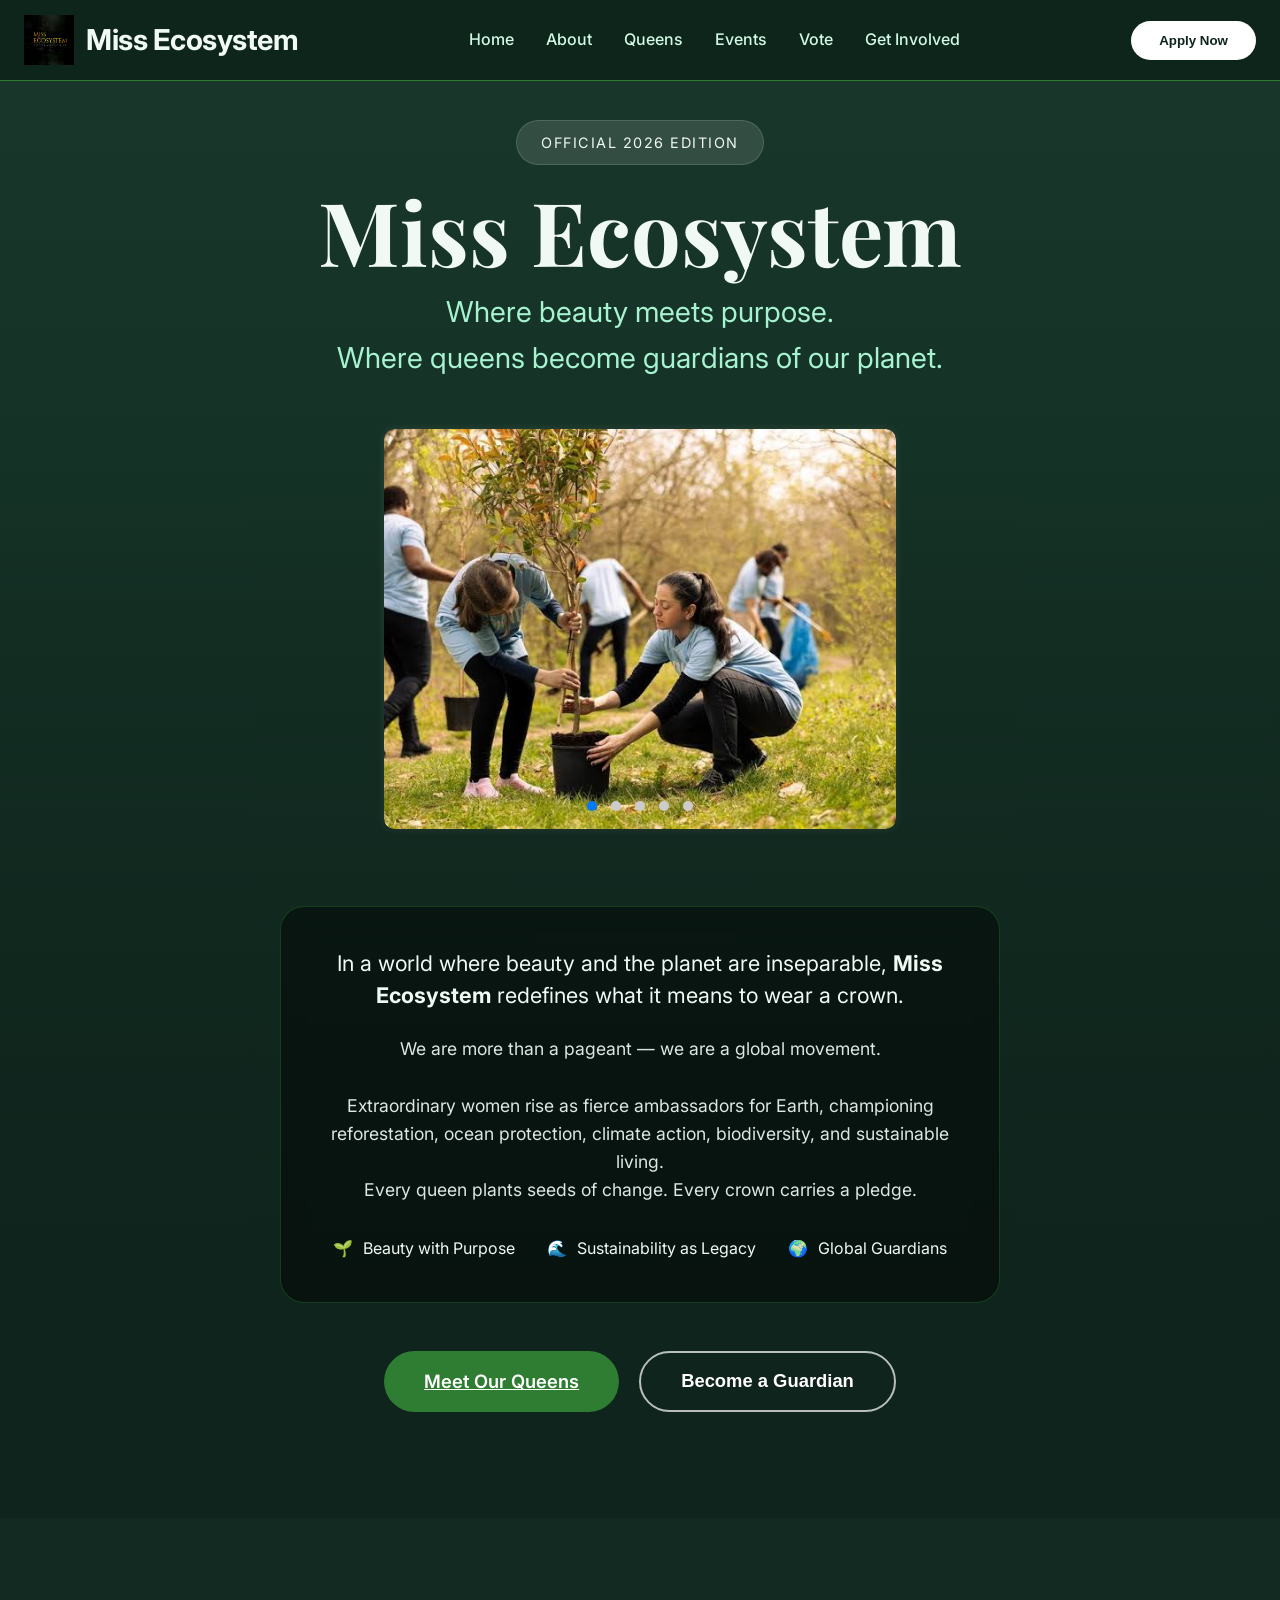
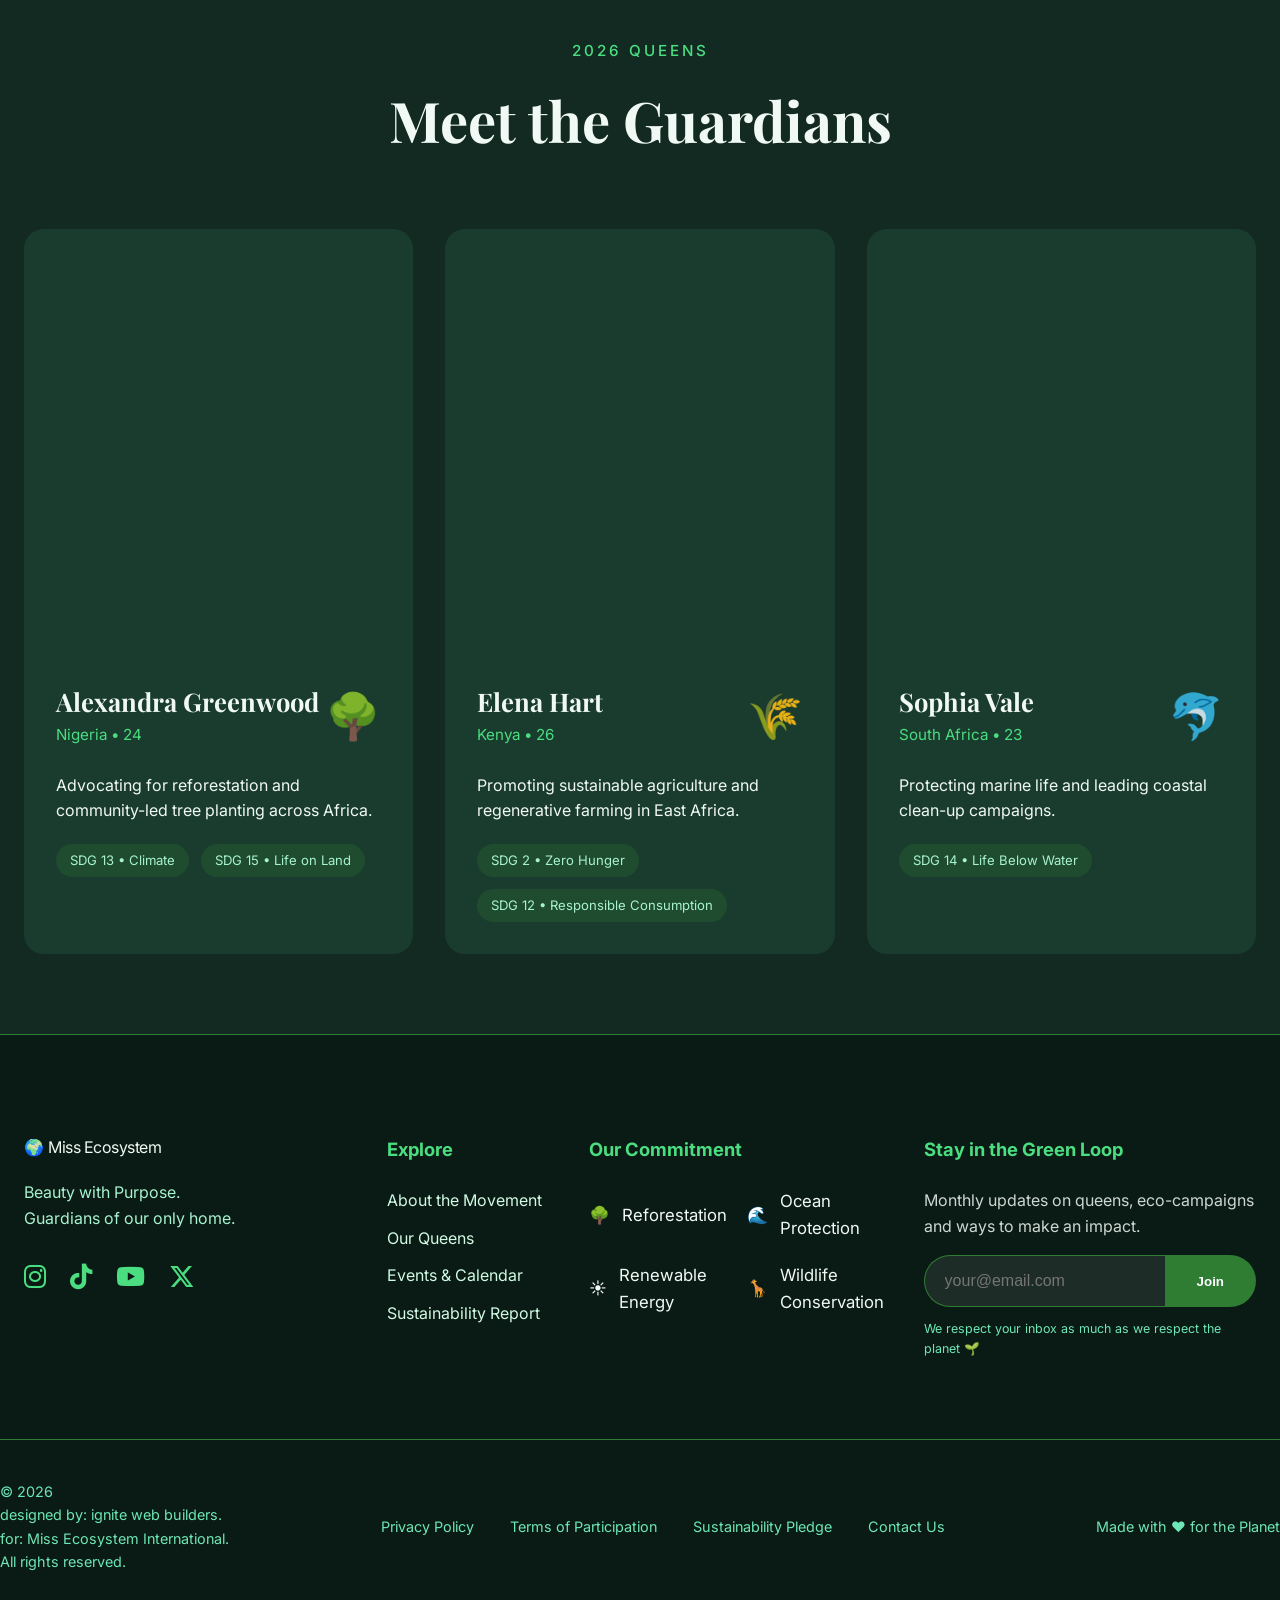
<file: Miss Ecosystem int/ndex.html>
<!DOCTYPE html>
<html lang="en">

<head>
    <meta charset="UTF-8">
    <meta name="viewport" content="width=device-width, initial-scale=1.0">
    <title>Miss Ecosystem — Beauty with Purpose</title>
    <link rel="stylesheet" href="styles.css">
    <link rel="stylesheet" href="https://cdnjs.cloudflare.com/ajax/libs/font-awesome/6.5.0/css/all.min.css">
    <link
        href="https://fonts.googleapis.com/css2?family=Playfair+Display:wght@500;600;700&family=Inter:wght@300;400;500;600&display=swap"
        rel="stylesheet">
</head>

<body>

    <!-- Header / Navigation -->
    <header class="header">
        <div class="container header-inner">
            <div class="logo">
                <img src="images/logo.jpg" alt="">
                <span class="logo-text">Miss Ecosystem</span>
            </div>

            <nav class="main-nav">
                <ul class="nav-list">
                    <li><a href="home.html">Home</a></li>
                    <li><a href="about.html">About</a></li>
                    <li><a href="queens.html">Queens</a></li>
                    <li><a href="events.html">Events</a></li>
                    <li><a href="vote.html">Vote</a></li>
                    <li><a href="get-in.html">Get Involved</a></li>
                </ul>
            </nav>

            <button class="mobile-toggle" aria-label="Toggle menu">
                <i class="fa-solid fa-bars"></i>
            </button>

            <button class="btn-apply desktop-only">Apply Now</button>
        </div>

        <!-- Mobile menu -->
        <div class="mobile-menu">
            <ul class="mobile-nav-list">
                <li><a href="home.html">Home</a></li>
                <li><a href="about.html">About</a></li>
                <li><a href="queens.html">Queens</a></li>
                <li><a href="events.html">Events</a></li>
                <li><a href="vote.html">Vote</a></li>
                <li><a href="get-in.html">Get Involved</a></li>
                <li><a href="#" class="mobile-apply">Apply Now</a></li>
            </ul>
        </div>
    </header>

    <!-- Hero + Welcome -->
    <section class="hero">
        <div class="hero-overlay"></div>
        <div class="container hero-content">
            <div class="welcome-badge">Official 2026 Edition</div>

            <h1 class="hero-title">Miss Ecosystem</h1>

            <p class="hero-subtitle">
                Where beauty meets purpose.<br>
                Where queens become guardians of our planet.
            </p>
            <div class="image-slider">
                <div class="slides">
                    <img src="images/project1.jpg" alt="Project 1">
                    <img src="images/project2.jpg" alt="Project 2">
                    <img src="images/project3.jpg" alt="Project 3">
                    <img src="images/project4.jpg" alt="Project 4">
                    <img src="images/project5.jpg" alt="Project 4">
                </div>
                <div class="dots">
                    <span class="dot active"></span>
                    <span class="dot"></span>
                    <span class="dot"></span>
                    <span class="dot"></span>
                    <span class="dot"></span>
                </div>
            </div>
            <br><br><br>

            <div class="welcome-message-card">
                <p class="intro-lead">
                    In a world where beauty and the planet are inseparable,
                    <strong>Miss Ecosystem</strong> redefines what it means to wear a crown.
                </p>

                <p class="intro-body">
                    We are more than a pageant — we are a global movement.<br><br>

                    Extraordinary women rise as fierce ambassadors for Earth, championing<br>
                    reforestation, ocean protection, climate action, biodiversity, and sustainable living.<br>
                    Every queen plants seeds of change. Every crown carries a pledge.
                </p>

                <div class="mission-icons">
                    <div><span>🌱</span> Beauty with Purpose</div>
                    <div><span>🌊</span> Sustainability as Legacy</div>
                    <div><span>🌍</span> Global Guardians</div>
                </div>
            </div>

            <div class="hero-cta">
                <a href="#queens" class="btn-primary">Meet Our Queens</a>
                <button class="btn-outline">Become a Guardian</button>
            </div>
        </div>
    </section>

    </div><br>

    <!-- Queens Section -->
    <section id="queens" class="section queens-section">
        <div class="container">
            <div class="section-header">
                <span class="section-label">2026 Queens</span>
                <h2 class="section-title">Meet the Guardians</h2>
            </div>

            <div class="queens-grid">
                <div class="queen-card">
                    <div class="queen-photo"
                        style="background-image: url('https://images.unsplash.com/photo-1494790108377-be9c29b29330?w=800');">
                    </div>
                    <div class="queen-info">
                        <div class="queen-header">
                            <div>
                                <h3>Alexandra Greenwood</h3>
                                <span class="queen-country">Nigeria • 24</span>
                            </div>
                            <span class="cause-icon">🌳</span>
                        </div>
                        <p>Advocating for reforestation and community-led tree planting across Africa.</p>
                        <div class="sdg-tags">
                            <span>SDG 13 • Climate</span>
                            <span>SDG 15 • Life on Land</span>
                        </div>
                    </div>
                </div>

                <div class="queen-card">
                    <div class="queen-photo"
                        style="background-image: url('https://images.unsplash.com/photo-1524504388940-b1c1722653e1?w=800');">
                    </div>
                    <div class="queen-info">
                        <div class="queen-header">
                            <div>
                                <h3>Elena Hart</h3>
                                <span class="queen-country">Kenya • 26</span>
                            </div>
                            <span class="cause-icon">🌾</span>
                        </div>
                        <p>Promoting sustainable agriculture and regenerative farming in East Africa.</p>
                        <div class="sdg-tags">
                            <span>SDG 2 • Zero Hunger</span>
                            <span>SDG 12 • Responsible Consumption</span>
                        </div>
                    </div>
                </div>

                <div class="queen-card">
                    <div class="queen-photo"
                        style="background-image: url('https://images.unsplash.com/photo-1531123897727-8f129e1688ce?w=800');">
                    </div>
                    <div class="queen-info">
                        <div class="queen-header">
                            <div>
                                <h3>Sophia Vale</h3>
                                <span class="queen-country">South Africa • 23</span>
                            </div>
                            <span class="cause-icon">🐬</span>
                        </div>
                        <p>Protecting marine life and leading coastal clean-up campaigns.</p>
                        <div class="sdg-tags">
                            <span>SDG 14 • Life Below Water</span>
                        </div>
                    </div>
                </div>
            </div>
        </div>
    </section>

    <!-- Footer -->
    <footer class="footer">
        <div class="container footer-grid">
            <div class="footer-brand">
                <div class="footer-logo">
                    <span class="logo-icon big">🌍</span>
                    <span class="logo-text">Miss Ecosystem</span>
                </div>
                <p>Beauty with Purpose.<br>Guardians of our only home.</p>
                <div class="social-icons">
                    <i class="fab fa-instagram"></i>
                    <i class="fab fa-tiktok"></i>
                    <i class="fab fa-youtube"></i>
                    <i class="fab fa-x-twitter"></i>
                </div>
            </div>

            <div>
                <h4>Explore</h4>
                <ul>
                    <li><a href="#">About the Movement</a></li>
                    <li><a href="#">Our Queens</a></li>
                    <li><a href="#">Events & Calendar</a></li>
                    <li><a href="#">Sustainability Report</a></li>
                </ul>
            </div>

            <div>
                <h4>Our Commitment</h4>
                <div class="commitment-grid">
                    <div><span>🌳</span> Reforestation</div>
                    <div><span>🌊</span> Ocean Protection</div>
                    <div><span>☀️</span> Renewable Energy</div>
                    <div><span>🦒</span> Wildlife Conservation</div>
                </div>
            </div>

            <div>
                <h4>Stay in the Green Loop</h4>
                <p class="newsletter-desc">Monthly updates on queens, eco-campaigns and ways to make an impact.</p>
                <form class="newsletter-form">
                    <input type="email" placeholder="your@email.com" required>
                    <button type="submit">Join</button>
                </form>
                <p class="tiny-note">We respect your inbox as much as we respect the planet 🌱</p>
            </div>
        </div>

        <div class="footer-bottom">
            <div>© 2026 <br>designed by: ignite web builders.
                <br>for: Miss Ecosystem International. <br>All rights reserved.
            </div>
            <div class="footer-links">
                <a href="#">Privacy Policy</a>
                <a href="#">Terms of Participation</a>
                <a href="#">Sustainability Pledge</a>
                <a href="#">Contact Us</a>
            </div>
            <div>Made with ❤️ for the Planet</div>
        </div>
    </footer>

    <script src="script.js"></script>
</body>


</html>
</file>
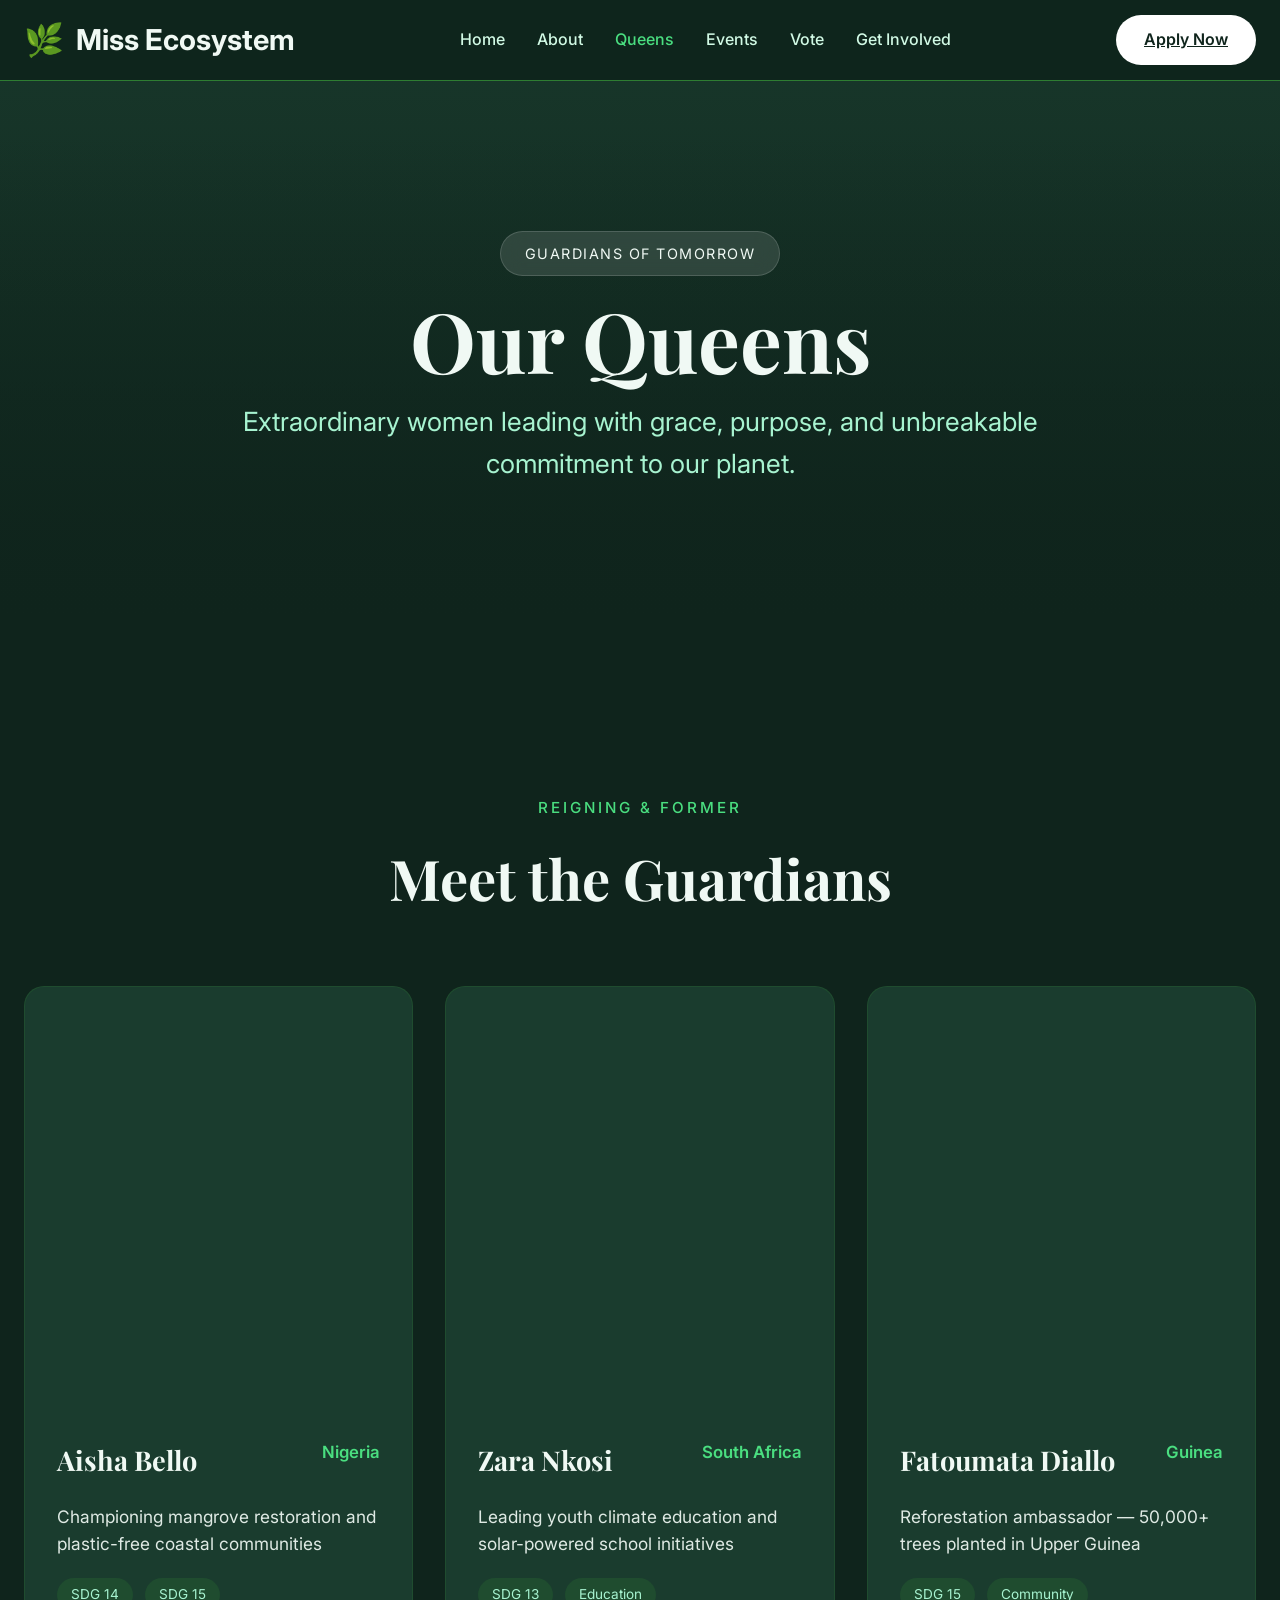
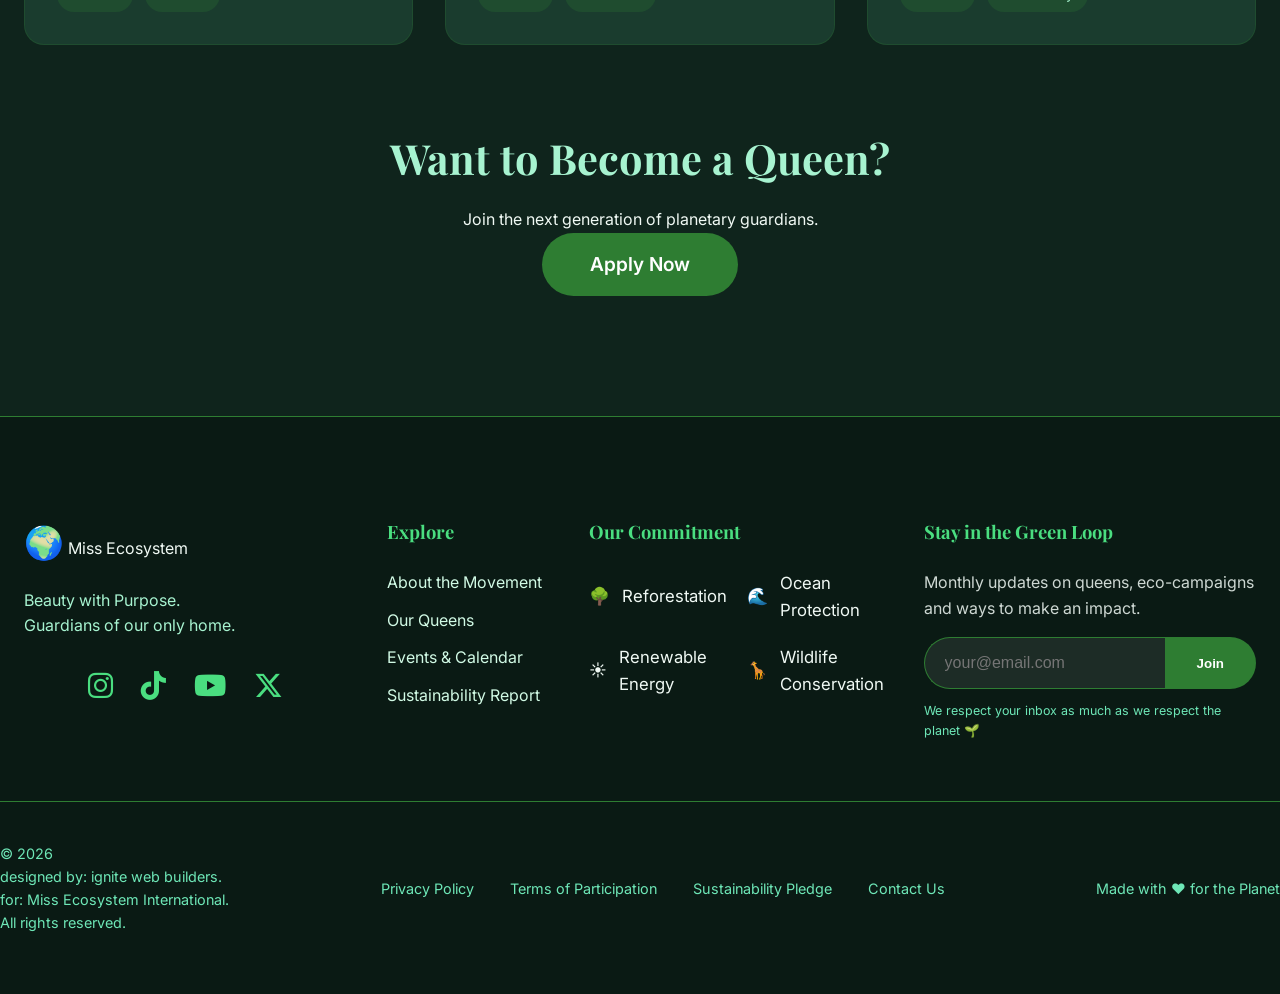
<file: Miss Ecosystem int/queens.html>
<!DOCTYPE html>
<html lang="en">

<head>
    <meta charset="UTF-8" />
    <meta name="viewport" content="width=device-width, initial-scale=1.0" />
    <title>Queens — Miss Ecosystem</title>
    <link rel="stylesheet" href="https://cdnjs.cloudflare.com/ajax/libs/font-awesome/6.5.0/css/all.min.css" />
    <link
        href="https://fonts.googleapis.com/css2?family=Playfair+Display:wght@500;600;700&family=Inter:wght@300;400;500;600&display=swap"
        rel="stylesheet" />
    <link rel="stylesheet" href="queens.css" />
</head>

<body>

    <!-- Header -->
    <header class="header">
        <div class="container header-inner">
            <div class="logo">
                <span class="logo-icon">🌿</span>
                <span class="logo-text">Miss Ecosystem</span>
            </div>

            <nav class="main-nav">
                <ul>
                    <li><a href="home.html">Home</a></li>
                    <li><a href="about.html">About</a></li>
                    <li><a href="queens.html" class="active">Queens</a></li>
                    <li><a href="events.html">Events</a></li>
                    <li><a href="vote.html">Vote</a></li>
                    <li><a href="get-involved.html">Get Involved</a></li>
                </ul>
            </nav>

            <button class="mobile-toggle" aria-label="Toggle menu">
                <i class="fa-solid fa-bars"></i>
            </button>

            <a href="apply.html" class="btn-apply">Apply Now</a>
        </div>

        <!-- Mobile menu -->
        <div class="mobile-menu">
            <ul class="mobile-nav-list">
                <li><a href="home.html">Home</a></li>
                <li><a href="about.html">About</a></li>
                <li><a href="queens.html">Queens</a></li>
                <li><a href="events.html" class="active">Events</a></li>
                <li><a href="vote.html">Vote</a></li>
                <li><a href="get-in.html">Get Involved</a></li>
                <li><a href="apply.html" class="mobile-apply">Apply Now</a></li>
            </ul>
        </div>
    </header>

    <!-- Hero -->
    <section class="queens-hero">
        <div class="hero-overlay"></div>
        <div class="container hero-content">
            <div class="welcome-badge">Guardians of Tomorrow</div>
            <h1 class="hero-title">Our Queens</h1>
            <p class="hero-subtitle">
                Extraordinary women leading with grace, purpose, and unbreakable commitment to our planet.
            </p>
        </div>
    </section>

    <!-- Queens Grid -->
    <section class="section queens-section">
        <div class="container">
            <div class="section-header">
                <span class="section-label">Reigning & Former</span>
                <h2 class="section-title">Meet the Guardians</h2>
            </div>

            <div class="queens-grid">

                <!-- Queen Card Example 1 -->
                <article class="queen-card">
                    <div class="queen-photo"
                        style="background-image: url('https://lh3.googleusercontent.com/V9d_OIdkXH4MpMMAx4ckeD8OG6ZcvJoBLxS8ZQcAVUYsC64aP2EZ-69LVwArcCVaK37yNz0zGp8SzN2-lMLJtAbtwP3OrYd3LbdIMxgwErbLm87ubm_Fjg=s1600');">
                    </div>
                    <div class="queen-info">
                        <div class="queen-header">
                            <h3>Aisha Bello</h3>
                            <span class="queen-country">Nigeria</span>
                        </div>
                        <p class="queen-cause">Championing mangrove restoration and plastic-free coastal communities</p>
                        <div class="sdg-tags">
                            <span>SDG 14</span>
                            <span>SDG 15</span>
                        </div>
                    </div>
                </article>

                <!-- Queen Card Example 2 -->
                <article class="queen-card">
                    <div class="queen-photo"
                        style="background-image: url('https://archive-images.prod.global.a201836.reutersmedia.net/2019/12/14/LYNXMPEFBD0J4.JPG');">
                    </div>
                    <div class="queen-info">
                        <div class="queen-header">
                            <h3>Zara Nkosi</h3>
                            <span class="queen-country">South Africa</span>
                        </div>
                        <p class="queen-cause">Leading youth climate education and solar-powered school initiatives</p>
                        <div class="sdg-tags">
                            <span>SDG 13</span>
                            <span>Education</span>
                        </div>
                    </div>
                </article>

                <!-- Queen Card Example 3 -->
                <article class="queen-card">
                    <div class="queen-photo"
                        style="background-image: url('https://www.dn-africa.com/wp-content/uploads/2025/08/MISS-BASSE-GUINEE-2025-1-1024x823.jpg');">
                    </div>
                    <div class="queen-info">
                        <div class="queen-header">
                            <h3>Fatoumata Diallo</h3>
                            <span class="queen-country">Guinea</span>
                        </div>
                        <p class="queen-cause">Reforestation ambassador — 50,000+ trees planted in Upper Guinea</p>
                        <div class="sdg-tags">
                            <span>SDG 15</span>
                            <span>Community</span>
                        </div>
                    </div>
                </article>

                <!-- Add more cards as needed -->

            </div>

            <div class="cta-block">
                <h3>Want to Become a Queen?</h3>
                <p>Join the next generation of planetary guardians.</p>
                <a href="apply.html" class="btn-primary">Apply Now</a>
            </div>
        </div>
    </section>

    <!-- Footer (same as home page) -->
    <!-- Footer -->
    <footer class="footer">
        <div class="container footer-grid">
            <div class="footer-brand">
                <div class="footer-logo">
                    <span class="logo-icon big">🌍</span>
                    <span class="logo-text">Miss Ecosystem</span>
                </div>
                <p>Beauty with Purpose.<br>Guardians of our only home.</p>
                <div class="social-icons">
                    <i class="fab fa-instagram"></i>
                    <i class="fab fa-tiktok"></i>
                    <i class="fab fa-youtube"></i>
                    <i class="fab fa-x-twitter"></i>
                </div>
            </div>

            <div>
                <h4>Explore</h4>
                <ul>
                    <li><a href="#">About the Movement</a></li>
                    <li><a href="#">Our Queens</a></li>
                    <li><a href="#">Events & Calendar</a></li>
                    <li><a href="#">Sustainability Report</a></li>
                </ul>
            </div>

            <div>
                <h4>Our Commitment</h4>
                <div class="commitment-grid">
                    <div><span>🌳</span> Reforestation</div>
                    <div><span>🌊</span> Ocean Protection</div>
                    <div><span>☀️</span> Renewable Energy</div>
                    <div><span>🦒</span> Wildlife Conservation</div>
                </div>
            </div>

            <div>
                <h4>Stay in the Green Loop</h4>
                <p class="newsletter-desc">Monthly updates on queens, eco-campaigns and ways to make an impact.</p>
                <form class="newsletter-form">
                    <input type="email" placeholder="your@email.com" required>
                    <button type="submit">Join</button>
                </form>
                <p class="tiny-note">We respect your inbox as much as we respect the planet 🌱</p>
            </div>
        </div>

        <div class="footer-bottom">
            <div>© 2026 <br>designed by: ignite web builders.
                <br>for: Miss Ecosystem International. <br>All rights reserved.
            </div>
            <div class="footer-links">
                <a href="#">Privacy Policy</a>
                <a href="#">Terms of Participation</a>
                <a href="#">Sustainability Pledge</a>
                <a href="#">Contact Us</a>
            </div>
            <div>Made with ❤️ for the Planet</div>
        </div>
    </footer>

    <script>
        // Mobile menu toggle
        document.querySelector('.mobile-toggle').addEventListener('click', () => {
            document.querySelector('.mobile-menu').classList.toggle('active');
        });
    </script>

</body>

</html>
</file>
<file: Miss Ecosystem int/styles.css>
* {
    margin: 0;
    padding: 0;
    box-sizing: border-box;
}

body {
    font-family: 'Inter', system-ui, -apple-system, sans-serif;
    background: #0f241c;
    color: #f0f9f4;
    line-height: 1.6;
}

h1,
h2,
h3 {
    font-family: 'Playfair Display', serif;
    font-weight: 700;
}

.container {
    max-width: 1280px;
    margin: 0 auto;
    padding: 0 24px;
}

/* ────────────────────────────────────────
   Header
───────────────────────────────────────── */

.header {
    position: fixed;
    top: 0;
    left: 0;
    right: 0;
    z-index: 1000;
    background: rgba(15, 36, 28, 0.92);
    backdrop-filter: blur(10px);
    border-bottom: 1px solid #2e7d32;
}

.header-inner {
    display: flex;
    align-items: center;
    justify-content: space-between;
    height: 80px;
}

.logo {
    display: flex;
    align-items: center;
    gap: 12px;
    font-size: 1.8rem;
    font-weight: 700;
}

.logo img {
    width: 50px;
    height: 50px;
    box-shadow: #ccc;
}

.logo-text {
    letter-spacing: -0.5px;
}

.main-nav ul {
    display: flex;
    gap: 32px;
    list-style: none;
}

.main-nav a {
    color: #d1fae5;
    text-decoration: none;
    font-weight: 500;
    transition: color 0.2s;
}

.main-nav a:hover {
    color: #4ade80;
}

.mobile-toggle {
    font-size: 1.8rem;
    background: none;
    border: none;
    color: white;
    cursor: pointer;
    display: none;
}

.btn-apply {
    padding: 12px 28px;
    background: white;
    color: #0f241c;
    border: none;
    border-radius: 999px;
    font-weight: 600;
    cursor: pointer;
    transition: all 0.2s;
}

.btn-apply:hover {
    background: #d1fae5;
    transform: translateY(-1px);
}

/* Mobile menu */
.mobile-menu {
    display: none;
    background: #0f241c;
    padding: 24px;
    border-top: 1px solid #2e7d32;
}

.mobile-menu.active {
    display: block;

}

.mobile-nav-list {
    list-style: none;
}

.mobile-nav-list li {
    margin: 16px 0;
}

.mobile-nav-list a {
    color: #d1fae5;
    text-decoration: none;
    font-size: 1.2rem;
    display: block;
}

.mobile-apply {
    display: block;
    background: #2e7d32;
    color: white !important;
    text-align: center;
    padding: 16px;
    border-radius: 12px;
    margin-top: 24px;
}

/* ────────────────────────────────────────
   Hero
───────────────────────────────────────── */

.hero {
    min-height: 100vh;
    background: linear-gradient(rgba(26, 60, 46, 0.82), rgba(15, 36, 28, 0.9)),
        url('https://images.unsplash.com/photo-1441974231531-c6227db76b6e?w=1600') center/cover no-repeat;
    position: relative;
    display: flex;
    align-items: center;
}

.hero-overlay {
    position: absolute;
    inset: 0;
    background: linear-gradient(to bottom, transparent 30%, #0f241c 95%);
}

.hero-content {
    position: relative;
    z-index: 2;
    text-align: center;
    padding: 120px 0 80px;
}

.welcome-badge {
    display: inline-flex;
    align-items: center;
    gap: 8px;
    background: rgba(255, 255, 255, 0.12);
    backdrop-filter: blur(10px);
    padding: 10px 24px;
    border-radius: 999px;
    border: 1px solid rgba(255, 255, 255, 0.15);
    font-size: 0.9rem;
    text-transform: uppercase;
    letter-spacing: 1.5px;
    margin-bottom: 24px;
}

.hero-title {
    font-size: 5.5rem;
    line-height: 0.95;
    margin-bottom: 16px;
}

.hero-subtitle {
    font-size: 1.8rem;
    color: #a7f3d0;
    margin-bottom: 48px;
}

.welcome-message-card {
    max-width: 720px;
    margin: 0 auto 48px;
    background: rgba(0, 0, 0, 0.45);
    backdrop-filter: blur(12px);
    border: 1px solid rgba(46, 125, 50, 0.4);
    border-radius: 24px;
    padding: 40px;
}

.intro-lead {
    font-size: 1.35rem;
    line-height: 1.5;
    margin-bottom: 24px;
}

.intro-body {
    font-size: 1.1rem;
    opacity: 0.92;
}

.mission-icons {
    display: flex;
    flex-wrap: wrap;
    justify-content: center;
    gap: 32px;
    margin-top: 32px;
    font-size: 1rem;
}

.mission-icons div {
    display: flex;
    align-items: center;
    gap: 10px;
}

.hero-cta {
    display: flex;
    flex-wrap: wrap;
    justify-content: center;
    gap: 20px;
}

.btn-primary,
.btn-outline {
    padding: 16px 40px;
    font-size: 1.15rem;
    border-radius: 999px;
    font-weight: 600;
    cursor: pointer;
    transition: all 0.25s;
}

.btn-primary {
    background: #2e7d32;
    color: white;
    border: none;
}

.btn-primary:hover {
    background: #4ade80;
    transform: translateY(-2px);
}

.btn-outline {
    background: transparent;
    border: 2px solid rgba(255, 255, 255, 0.7);
    color: white;
}

.btn-outline:hover {
    border-color: white;
}

/* ────────────────────────────────────────
   Queens
───────────────────────────────────────── */

.queens-section {
    padding: 120px 0 80px;
    background: #132a22;
}

.section-header {
    text-align: center;
    margin-bottom: 64px;
}

.section-label {
    color: #4ade80;
    text-transform: uppercase;
    letter-spacing: 3px;
    font-size: 0.95rem;
    font-weight: 500;
}

.section-title {
    font-size: 3.5rem;
    margin-top: 12px;
}

.queens-grid {
    display: grid;
    grid-template-columns: repeat(auto-fit, minmax(340px, 1fr));
    gap: 32px;
}

.queen-card {
    background: #1a3c2e;
    border-radius: 20px;
    overflow: hidden;
    transition: all 0.35s ease;
}

.queen-card:hover {
    transform: translateY(-16px);
    box-shadow: 0 30px 60px rgba(0, 0, 0, 0.4);
}

.queen-photo {
    height: 420px;
    background-size: cover;
    background-position: center;
}

.queen-info {
    padding: 32px;
}

.queen-header {
    display: flex;
    justify-content: space-between;
    align-items: flex-start;
    margin-bottom: 20px;
}

.queen-header h3 {
    font-size: 1.6rem;
}

.queen-country {
    color: #4ade80;
    font-size: 0.95rem;
}

.cause-icon {
    font-size: 2.8rem;
    opacity: 0.9;
}

.sdg-tags {
    display: flex;
    gap: 12px;
    flex-wrap: wrap;
    margin-top: 20px;
}

.sdg-tags span {
    background: rgba(46, 125, 50, 0.25);
    color: #a7f3d0;
    padding: 6px 14px;
    border-radius: 999px;
    font-size: 0.82rem;
}

/* ────────────────────────────────────────
   Footer
───────────────────────────────────────── */

.footer {
    background: #0a1a14;
    padding: 100px 0 60px;
    border-top: 1px solid #2e7d32;
}

.footer-grid {
    display: grid;
    grid-template-columns: 2fr 1fr 1fr 1.5fr;
    gap: 60px 40px;
}

.footer-brand p {
    color: #a7f3d0;
    margin: 20px 0 32px;
    max-width: 320px;
}

.social-icons {
    display: flex;
    gap: 24px;
    font-size: 1.6rem;
    color: #4ade80;
}

.social-icons i:hover {
    color: #a7f3d0;
    transform: scale(1.15);
}

.footer h4 {
    color: #4ade80;
    margin-bottom: 24px;
    font-size: 1.15rem;
}

.footer ul {
    list-style: none;
}

.footer ul li {
    margin: 12px 0;
}

.footer a {
    color: #d1fae5;
    text-decoration: none;
    transition: color 0.2s;
}

.footer a:hover {
    color: #4ade80;
}

.commitment-grid {
    display: grid;
    grid-template-columns: 1fr 1fr;
    gap: 20px;
}

.commitment-grid div {
    display: flex;
    align-items: center;
    gap: 12px;
    font-size: 1.05rem;
}

.newsletter-desc {
    margin-bottom: 16px;
    opacity: 0.85;
}

.newsletter-form {
    display: flex;
}

.newsletter-form input {
    flex: 1;
    padding: 16px 20px;
    background: rgba(255, 255, 255, 0.08);
    border: 1px solid #2e7d32;
    border-right: none;
    border-radius: 999px 0 0 999px;
    color: white;
    font-size: 1rem;
}

.newsletter-form button {
    padding: 0 32px;
    background: #2e7d32;
    color: white;
    border: none;
    border-radius: 0 999px 999px 0;
    font-weight: 600;
    cursor: pointer;
}

.tiny-note {
    font-size: 0.78rem;
    color: #6ee7b7;
    margin-top: 12px;
}

.footer-bottom {
    margin-top: 80px;
    padding-top: 40px;
    border-top: 1px solid #2e7d32;
    display: flex;
    flex-wrap: wrap;
    justify-content: space-between;
    align-items: center;
    font-size: 0.9rem;
    color: #6ee7b7;
    gap: 20px;
}

.footer-links a {
    margin: 0 16px;
    color: #6ee7b7;
    text-decoration: none;
}

.footer-links a:hover {
    color: white;
}

.image-slider {
    position: relative;
    width: 40%;
    /* changed from 80% to 40% */
    margin: 0 auto;
    overflow: hidden;
    height: 400px;
    border-radius: 10px;
    /* added border radius */
    box-shadow: 0 0 10px rgba(236, 216, 216, 0.1);
    /* added shadow */


}

.slides {
    display: flex;
    transition: transform 0.5s ease-in-out;
    height: 100%;
}

.slides img {
    width: 100%;
    height: 100%;
    object-fit: cover;
    flex-shrink: 0;
    border-radius: 10px;
    /* added border radius to images */
}

.dots {
    position: absolute;
    bottom: 10px;
    left: 50%;
    transform: translateX(-50%);
}

.dot {
    width: 10px;
    height: 10px;
    background: #ccc;
    border-radius: 50%;
    margin: 0 5px;
    display: inline-block;
    cursor: pointer;
}

.dot.active {
    background: #007bff;
}


/* ────────────────────────────────────────
   Media Queries
───────────────────────────────────────── */

@media (max-width: 1024px) {
    .hero-title {
        font-size: 4.8rem;
    }

    .welcome-message-card {
        padding: 32px;
    }
}

@media (max-width: 840px) {
    .header-inner {
        height: 70px;
    }

    .main-nav {
        display: none;
    }

    .desktop-only {
        display: none;
    }

    .mobile-toggle {
        display: block;
    }

    .hero-title {
        font-size: 4.2rem;
    }

    .hero-subtitle {
        font-size: 1.6rem;
    }

    .welcome-message-card {
        padding: 28px;
    }

    .footer-grid {
        grid-template-columns: 1fr;
        gap: 48px;
    }
}

@media (max-width: 600px) {
    .hero-title {
        font-size: 3.6rem;
    }

    .hero-subtitle {
        font-size: 1.4rem;
    }

    .hero-cta {
        flex-direction: column;
    }

    .section-title {
        font-size: 2.8rem;
    }

    .queens-grid {
        gap: 40px;
    }
}

/* ────────────────────────────────────────
   SDG Alignment Visuals & Inline Badges
───────────────────────────────────────── */

.inline-sdg {
    width: 32px;
    height: 32px;
    vertical-align: middle;
    margin-left: 8px;
    border-radius: 50%;
    box-shadow: 0 2px 8px rgba(0, 0, 0, 0.3);
}

.sdg-alignment {
    margin: 80px 0;
    text-align: center;
}

.sdg-alignment h3 {
    font-size: 2.6rem;
    color: #a7f3d0;
    margin-bottom: 24px;
}

.sdg-intro {
    font-size: 1.2rem;
    max-width: 700px;
    margin: 0 auto 48px;
    opacity: 0.9;
}

.sdg-grid {
    display: grid;
    grid-template-columns: repeat(auto-fit, minmax(220px, 1fr));
    gap: 32px;
}

.sdg-item {
    background: rgba(46, 125, 50, 0.2);
    border: 1px solid rgba(46, 125, 50, 0.4);
    border-radius: 16px;
    padding: 28px 20px;
    transition: all 0.3s ease;
}

.sdg-item:hover {
    transform: translateY(-8px);
    box-shadow: 0 15px 30px rgba(0, 0, 0, 0.3);
}

.sdg-icon {
    width: 100px;
    height: 100px;
    margin-bottom: 16px;
    object-fit: contain;
}

.sdg-item span {
    display: block;
    font-size: 1.4rem;
    font-weight: 600;
    color: #4ade80;
    margin-bottom: 8px;
}

.sdg-item p {
    font-size: 1.15rem;
    margin-bottom: 12px;
}

.sdg-item small {
    font-size: 0.95rem;
    opacity: 0.85;
    display: block;
}

/* Responsive tweaks for SDG section */
@media (max-width: 840px) {
    .sdg-grid {
        gap: 24px;
    }

    .sdg-icon {
        width: 90px;
        height: 90px;
    }
}
</file>
<file: Miss Ecosystem int/events.css>
* {
    margin: 0;
    padding: 0;
    box-sizing: border-box;
}

body {
    font-family: 'Inter', system-ui, -apple-system, sans-serif;
    background: #0f241c;
    color: #f0f9f4;
    line-height: 1.6;
}

h1,
h2,
h3,
h4 {
    font-family: 'Playfair Display', serif;
    font-weight: 700;
}

.container {
    max-width: 1280px;
    margin: 0 auto;
    padding: 0 24px;
}

/* ────────────────────────────────────────
   Header (same as home page)
───────────────────────────────────────── */
.header {
    position: fixed;
    top: 0;
    left: 0;
    right: 0;
    z-index: 1000;
    background: rgba(15, 36, 28, 0.92);
    backdrop-filter: blur(10px);
    border-bottom: 1px solid #2e7d32;
}

.header-inner {
    display: flex;
    align-items: center;
    justify-content: space-between;
    height: 80px;
}

.logo {
    display: flex;
    align-items: center;
    gap: 12px;
    font-size: 1.8rem;
    font-weight: 700;
}

.logo-icon {
    font-size: 2rem;
}

.main-nav ul {
    display: flex;
    gap: 32px;
    list-style: none;
}

.main-nav a {
    color: #d1fae5;
    text-decoration: none;
    font-weight: 500;
    transition: color 0.25s;
}

.main-nav a:hover,
.main-nav a.active {
    color: #4ade80;
}

.mobile-toggle {
    font-size: 1.8rem;
    background: none;
    border: none;
    color: white;
    cursor: pointer;
    display: none;
}

.btn-apply {
    padding: 12px 28px;
    background: white;
    color: #0f241c;
    border: none;
    border-radius: 999px;
    font-weight: 600;
    transition: all 0.25s;
}

.btn-apply:hover {
    background: #d1fae5;
    transform: translateY(-1px);
}

/* Mobile menu */

/* Mobile menu — same as home */
.mobile-menu {
    display: none;
    background: #0f241c;
    padding: 24px;
    border-top: 1px solid #2e7d32;
}

.mobile-menu.active {
    display: block;

}

.mobile-nav-list {
    list-style: none;
}

.mobile-nav-list li {
    margin: 16px 0;
}

.mobile-nav-list a {
    color: #d1fae5;
    text-decoration: none;
    font-size: 1.2rem;
    display: block;
}

.mobile-apply {
    display: block;
    background: #2e7d32;
    color: white !important;
    text-align: center;
    padding: 16px;
    border-radius: 12px;
    margin-top: 24px;
}


/* ────────────────────────────────────────
   Hero
───────────────────────────────────────── */
.events-hero {
    min-height: 75vh;
    background: linear-gradient(rgba(26, 60, 46, 0.82), rgba(15, 36, 28, 0.9)),
        url('https://images.unsplash.com/photo-1506905925346-21bda4d32df4?w=1600&q=80') center/cover no-repeat fixed;
    position: relative;
    display: flex;
    align-items: center;
}

.hero-overlay {
    position: absolute;
    inset: 0;
    background: linear-gradient(to bottom, transparent 20%, #0f241c 92%);
}

.hero-content {
    position: relative;
    z-index: 2;
    text-align: center;
    padding: 140px 0 100px;
}

.welcome-badge {
    display: inline-flex;
    align-items: center;
    gap: 8px;
    background: rgba(255, 255, 255, 0.12);
    backdrop-filter: blur(10px);
    padding: 10px 24px;
    border-radius: 999px;
    border: 1px solid rgba(255, 255, 255, 0.15);
    font-size: 0.9rem;
    text-transform: uppercase;
    letter-spacing: 1.5px;
    margin-bottom: 24px;
}

.hero-title {
    font-size: 5.2rem;
    line-height: 0.96;
    margin-bottom: 20px;
}

.hero-subtitle {
    font-size: 1.65rem;
    color: #a7f3d0;
    max-width: 820px;
    margin: 0 auto;
}

/* ────────────────────────────────────────
   Events section
───────────────────────────────────────── */
.section {
    padding: 120px 0 100px;
}

.section-header {
    text-align: center;
    margin-bottom: 64px;
}

.section-label {
    color: #4ade80;
    text-transform: uppercase;
    letter-spacing: 3px;
    font-size: 0.95rem;
    font-weight: 500;
}

.section-title {
    font-size: 3.5rem;
    margin-top: 12px;
}

.events-grid {
    display: grid;
    grid-template-columns: repeat(auto-fit, minmax(380px, 1fr));
    gap: 32px;
}

.event-card {
    background: #1a3c2e;
    border-radius: 20px;
    overflow: hidden;
    border: 1px solid rgba(46, 125, 50, 0.25);
    transition: all 0.35s ease;
}

.event-card:hover {
    transform: translateY(-16px);
    box-shadow: 0 30px 60px rgba(0, 0, 0, 0.4);
}

.event-image {
    height: 260px;
    background-size: cover;
    background-position: center;
}

.event-content {
    padding: 32px;
}

.event-date {
    color: #4ade80;
    font-weight: 600;
    font-size: 1.1rem;
    margin-bottom: 12px;
    display: block;
}

.event-title {
    font-size: 1.75rem;
    margin-bottom: 16px;
    color: #a7f3d0;
}

.event-location {
    color: #d1fae5;
    opacity: 0.9;
    margin-bottom: 20px;
    font-size: 1.05rem;
}

.event-desc {
    font-size: 1.05rem;
    opacity: 0.88;
    margin-bottom: 24px;
}

.event-tags {
    display: flex;
    flex-wrap: wrap;
    gap: 12px;
    margin: 16px 0 20px;
}

.event-tags span {
    background: rgba(46, 125, 50, 0.25);
    color: #a7f3d0;
    padding: 6px 16px;
    border-radius: 999px;
    font-size: 0.85rem;
}

.btn-register {
    display: inline-block;
    padding: 12px 32px;
    background: #2e7d32;
    color: white;
    border-radius: 999px;
    font-weight: 600;
    transition: all 0.25s;
}

.btn-register:hover {
    background: #4ade80;
    transform: translateY(-2px);
}

/* ────────────────────────────────────────
   Footer
───────────────────────────────────────── */

.footer {
    background: #0a1a14;
    padding: 100px 0 60px;
    border-top: 1px solid #2e7d32;
}

.footer-grid {
    display: grid;
    grid-template-columns: 2fr 1fr 1fr 1.5fr;
    gap: 60px 40px;
}

.footer-brand p {
    color: #a7f3d0;
    margin: 20px 0 32px;
    max-width: 320px;
}

.social-icons {
    display: flex;
    gap: 24px;
    font-size: 1.6rem;
    color: #4ade80;
}

.social-icons i:hover {
    color: #a7f3d0;
    transform: scale(1.15);
}

.footer h4 {
    color: #4ade80;
    margin-bottom: 24px;
    font-size: 1.15rem;
}

.footer ul {
    list-style: none;
}

.footer ul li {
    margin: 12px 0;
}

.footer a {
    color: #d1fae5;
    text-decoration: none;
    transition: color 0.2s;
}

.footer a:hover {
    color: #4ade80;
}

.commitment-grid {
    display: grid;
    grid-template-columns: 1fr 1fr;
    gap: 20px;
}

.commitment-grid div {
    display: flex;
    align-items: center;
    gap: 12px;
    font-size: 1.05rem;
}

.newsletter-desc {
    margin-bottom: 16px;
    opacity: 0.85;
}

.newsletter-form {
    display: flex;
}

.newsletter-form input {
    flex: 1;
    padding: 16px 20px;
    background: rgba(255, 255, 255, 0.08);
    border: 1px solid #2e7d32;
    border-right: none;
    border-radius: 999px 0 0 999px;
    color: white;
    font-size: 1rem;
}

.newsletter-form button {
    padding: 0 32px;
    background: #2e7d32;
    color: white;
    border: none;
    border-radius: 0 999px 999px 0;
    font-weight: 600;
    cursor: pointer;
}

.tiny-note {
    font-size: 0.78rem;
    color: #6ee7b7;
    margin-top: 12px;
}

.footer-bottom {
    margin-top: 80px;
    padding-top: 40px;
    border-top: 1px solid #2e7d32;
    display: flex;
    flex-wrap: wrap;
    justify-content: space-between;
    align-items: center;
    font-size: 0.9rem;
    color: #6ee7b7;
    gap: 20px;
}

.footer-links a {
    margin: 0 16px;
    color: #6ee7b7;
    text-decoration: none;
}

.footer-links a:hover {
    color: white;
}

.social-icons {
    display: flex;
    justify-content: center;
    gap: 28px;
    font-size: 1.8rem;
    color: #4ade80;
    margin: 32px 0;
}

.social-icons i:hover {
    color: #a7f3d0;
    transform: scale(1.15);
}

.footer-bottom {
    margin-top: 60px;
    padding-top: 40px;
    border-top: 1px solid #2e7d32;
    font-size: 0.9rem;
    color: #6ee7b7;
}

/* ────────────────────────────────────────
   Responsive
───────────────────────────────────────── */
@media (max-width: 840px) {
    .main-nav {
        display: none;
    }

    .mobile-toggle {
        display: block;
    }

    .hero-title {
        font-size: 4.1rem;
    }

    .hero-subtitle {
        font-size: 1.5rem;
    }

    .events-grid {
        grid-template-columns: 1fr;
    }

    .section {
        padding: 90px 0 70px;
    }
}

@media (max-width: 600px) {
    .hero-title {
        font-size: 3.5rem;
    }

    .section-title {
        font-size: 2.8rem;
    }

    .event-image {
        height: 220px;
    }
}
</file>
<file: Miss Ecosystem int/get-in.css>
* {
    margin: 0;
    padding: 0;
    box-sizing: border-box;
}

body {
    font-family: 'Inter', system-ui, -apple-system, sans-serif;
    background: #0f241c;
    color: #f0f9f4;
    line-height: 1.6;
}

h1,
h2,
h3,
h4 {
    font-family: 'Playfair Display', serif;
    font-weight: 700;
}

.container {
    max-width: 1280px;
    margin: 0 auto;
    padding: 0 24px;
}

/* Header (identical to previous pages) */
.header {
    position: fixed;
    top: 0;
    left: 0;
    right: 0;
    z-index: 1000;
    background: rgba(15, 36, 28, 0.92);
    backdrop-filter: blur(10px);
    border-bottom: 1px solid #2e7d32;
}

.header-inner {
    display: flex;
    align-items: center;
    justify-content: space-between;
    height: 80px;
}

.logo {
    display: flex;
    align-items: center;
    gap: 12px;
    font-size: 1.8rem;
    font-weight: 700;
}

.logo-icon {
    font-size: 2rem;
}

.main-nav ul {
    display: flex;
    gap: 32px;
    list-style: none;
}

.main-nav a {
    color: #d1fae5;
    text-decoration: none;
    font-weight: 500;
    transition: color 0.25s;
}

.main-nav a:hover,
.main-nav a.active {
    color: #4ade80;
}

.mobile-toggle {
    font-size: 1.8rem;
    background: none;
    border: none;
    color: white;
    cursor: pointer;
    display: none;
}

.btn-apply {
    padding: 12px 28px;
    background: white;
    color: #0f241c;
    border: none;
    border-radius: 999px;
    font-weight: 600;
    transition: all 0.25s;
}

.btn-apply:hover {
    background: #d1fae5;
    transform: translateY(-1px);
}

/* Mobile menu */

/* Mobile menu — same as home */
.mobile-menu {
    display: none;
    background: #0f241c;
    padding: 24px;
    border-top: 1px solid #2e7d32;
}

.mobile-menu.active {
    display: block;

}

.mobile-nav-list {
    list-style: none;
}

.mobile-nav-list li {
    margin: 16px 0;
}

.mobile-nav-list a {
    color: #d1fae5;
    text-decoration: none;
    font-size: 1.2rem;
    display: block;
}

.mobile-apply {
    display: block;
    background: #2e7d32;
    color: white !important;
    text-align: center;
    padding: 16px;
    border-radius: 12px;
    margin-top: 24px;
}

/* Hero */
.get-involved-hero {
    min-height: 75vh;
    background: linear-gradient(rgba(26, 60, 46, 0.82), rgba(15, 36, 28, 0.9)),
        url('https://images.unsplash.com/photo-1542601906990-b4d3fb778b09?w=1600&q=80') center/cover no-repeat fixed;
    position: relative;
    display: flex;
    align-items: center;
}

.hero-overlay {
    position: absolute;
    inset: 0;
    background: linear-gradient(to bottom, transparent 20%, #0f241c 92%);
}

.hero-content {
    position: relative;
    z-index: 2;
    text-align: center;
    padding: 140px 0 100px;
}

.welcome-badge {
    display: inline-flex;
    align-items: center;
    gap: 8px;
    background: rgba(255, 255, 255, 0.12);
    backdrop-filter: blur(10px);
    padding: 10px 24px;
    border-radius: 999px;
    border: 1px solid rgba(255, 255, 255, 0.15);
    font-size: 0.9rem;
    text-transform: uppercase;
    letter-spacing: 1.5px;
    margin-bottom: 24px;
}

.hero-title {
    font-size: 5.2rem;
    line-height: 0.96;
    margin-bottom: 20px;
}

.hero-subtitle {
    font-size: 1.65rem;
    color: #a7f3d0;
    max-width: 820px;
    margin: 0 auto;
}

/* Involvement Grid */
.section {
    padding: 120px 0 80px;
}

.section-header {
    text-align: center;
    margin-bottom: 64px;
}

.section-label {
    color: #4ade80;
    text-transform: uppercase;
    letter-spacing: 3px;
    font-size: 0.95rem;
    font-weight: 500;
}

.section-title {
    font-size: 3.5rem;
    margin-top: 12px;
}

.involvement-grid {
    display: grid;
    grid-template-columns: repeat(auto-fit, minmax(320px, 1fr));
    gap: 32px;
}

.involvement-card {
    background: #1a3c2e;
    border-radius: 20px;
    padding: 48px 32px;
    text-align: center;
    border: 1px solid rgba(46, 125, 50, 0.25);
    transition: all 0.35s ease;
}

.involvement-card:hover {
    transform: translateY(-12px);
    box-shadow: 0 30px 60px rgba(0, 0, 0, 0.4);
}

.involvement-card .icon {
    font-size: 4.5rem;
    margin-bottom: 24px;
    display: block;
}

.involvement-card h3 {
    font-size: 1.85rem;
    margin-bottom: 16px;
    color: #a7f3d0;
}

.btn-secondary {
    display: inline-block;
    margin-top: 24px;
    padding: 12px 32px;
    background: transparent;
    color: #4ade80;
    border: 2px solid #4ade80;
    border-radius: 999px;
    font-weight: 600;
    transition: all 0.25s;
}

.btn-secondary:hover {
    background: #4ade80;
    color: #0f241c;
}

/* Sponsor Section */
.sponsor-section {
    margin: 100px 0 60px;
    background-image: url('images/agenda.jpeg');
    background-repeat: no-repeat;
    background-size: cover;
    border: 1px solid rgba(46, 125, 50, 0.35);
    border-radius: 24px;
    padding: 80px 60px;
    color: #000000;

}

.sponsor-title {
    font-size: 3.2rem;
    color: #a7f3d0;
    margin-bottom: 32px;
    text-align: center;
}

.sponsor-lead {
    font-size: 1.35rem;
    text-align: center;
    max-width: 860px;
    margin: 0 auto 40px;
    opacity: 0.95;
}

.sponsor-benefits {
    display: grid;
    grid-template-columns: repeat(auto-fit, minmax(260px, 1fr));
    gap: 28px;
    margin: 48px 0;
}

.benefit {
    background: rgba(15, 36, 28, 0.6);
    padding: 24px;
    border-radius: 16px;
    font-size: 1.05rem;
}

.sponsor-note {
    font-size: 1.1rem;
    text-align: center;
    opacity: 0.9;
    margin: 40px 0 32px;
}

.btn-sponsor {
    display: inline-flex;
    align-items: center;
    gap: 12px;
    background: #2e7d32;
    color: white;
    padding: 18px 48px;
    border-radius: 999px;
    font-size: 1.25rem;
    font-weight: 600;
    text-decoration: none;
    transition: all 0.3s ease;
    margin: 0 auto;
    box-shadow: 0 10px 30px rgba(46, 125, 50, 0.4);
}

.btn-sponsor:hover {
    background: #4ade80;
    color: #0f241c;
    transform: translateY(-4px);
}

.form-note {
    text-align: center;
    margin-top: 16px;
    font-size: 0.95rem;
    opacity: 0.8;
}

/* ────────────────────────────────────────
   Footer
───────────────────────────────────────── */

.footer {
    background: #0a1a14;
    padding: 100px 0 60px;
    border-top: 1px solid #2e7d32;
}

.footer-grid {
    display: grid;
    grid-template-columns: 2fr 1fr 1fr 1.5fr;
    gap: 60px 40px;
}

.footer-brand p {
    color: #a7f3d0;
    margin: 20px 0 32px;
    max-width: 320px;
}

.social-icons {
    display: flex;
    gap: 24px;
    font-size: 1.6rem;
    color: #4ade80;
}

.social-icons i:hover {
    color: #a7f3d0;
    transform: scale(1.15);
}

.footer h4 {
    color: #4ade80;
    margin-bottom: 24px;
    font-size: 1.15rem;
}

.footer ul {
    list-style: none;
}

.footer ul li {
    margin: 12px 0;
}

.footer a {
    color: #d1fae5;
    text-decoration: none;
    transition: color 0.2s;
}

.footer a:hover {
    color: #4ade80;
}

.commitment-grid {
    display: grid;
    grid-template-columns: 1fr 1fr;
    gap: 20px;
}

.commitment-grid div {
    display: flex;
    align-items: center;
    gap: 12px;
    font-size: 1.05rem;
}

.newsletter-desc {
    margin-bottom: 16px;
    opacity: 0.85;
}

.newsletter-form {
    display: flex;
}

.newsletter-form input {
    flex: 1;
    padding: 16px 20px;
    background: rgba(255, 255, 255, 0.08);
    border: 1px solid #2e7d32;
    border-right: none;
    border-radius: 999px 0 0 999px;
    color: white;
    font-size: 1rem;
}

.newsletter-form button {
    padding: 0 32px;
    background: #2e7d32;
    color: white;
    border: none;
    border-radius: 0 999px 999px 0;
    font-weight: 600;
    cursor: pointer;
}

.tiny-note {
    font-size: 0.78rem;
    color: #6ee7b7;
    margin-top: 12px;
}

.footer-bottom {
    margin-top: 80px;
    padding-top: 40px;
    border-top: 1px solid #2e7d32;
    display: flex;
    flex-wrap: wrap;
    justify-content: space-between;
    align-items: center;
    font-size: 0.9rem;
    color: #6ee7b7;
    gap: 20px;
}

.footer-links a {
    margin: 0 16px;
    color: #6ee7b7;
    text-decoration: none;
}

.footer-links a:hover {
    color: white;
}

.social-icons {
    display: flex;
    justify-content: center;
    gap: 28px;
    font-size: 1.8rem;
    color: #4ade80;
    margin: 32px 0;
}

.social-icons i:hover {
    color: #a7f3d0;
    transform: scale(1.15);
}

.footer-bottom {
    margin-top: 60px;
    padding-top: 40px;
    border-top: 1px solid #2e7d32;
    font-size: 0.9rem;
    color: #6ee7b7;
}

/* Responsive */
@media (max-width: 840px) {
    .main-nav {
        display: none;
    }

    .mobile-toggle {
        display: block;
    }

    .hero-title {
        font-size: 4.1rem;
    }

    .hero-subtitle {
        font-size: 1.5rem;
    }

    .involvement-grid {
        grid-template-columns: 1fr;
    }

    .sponsor-section {
        padding: 60px 30px;
    }
}

@media (max-width: 600px) {
    .hero-title {
        font-size: 3.5rem;
    }

    .section-title {
        font-size: 2.8rem;
    }
}
</file>
<file: Miss Ecosystem int/queens.css>
* {
    margin: 0;
    padding: 0;
    box-sizing: border-box;
}

body {
    font-family: 'Inter', system-ui, -apple-system, sans-serif;
    background: #0f241c;
    color: #f0f9f4;
    line-height: 1.6;
}

h1,
h2,
h3,
h4 {
    font-family: 'Playfair Display', serif;
    font-weight: 700;
}

.container {
    max-width: 1280px;
    margin: 0 auto;
    padding: 0 24px;
}

/* Header (same across pages) */
.header {
    position: fixed;
    top: 0;
    left: 0;
    right: 0;
    z-index: 1000;
    background: rgba(15, 36, 28, 0.92);
    backdrop-filter: blur(10px);
    border-bottom: 1px solid #2e7d32;
}

.header-inner {
    display: flex;
    align-items: center;
    justify-content: space-between;
    height: 80px;
}

.logo {
    display: flex;
    align-items: center;
    gap: 12px;
    font-size: 1.8rem;
    font-weight: 700;
}

.logo-icon {
    font-size: 2rem;
}

.main-nav ul {
    display: flex;
    gap: 32px;
    list-style: none;
}

.main-nav a {
    color: #d1fae5;
    text-decoration: none;
    font-weight: 500;
    transition: color 0.25s;
}

.main-nav a:hover,
.main-nav a.active {
    color: #4ade80;
}

.mobile-toggle {
    font-size: 1.8rem;
    background: none;
    border: none;
    color: white;
    cursor: pointer;
    display: none;
}

.btn-apply {
    padding: 12px 28px;
    background: white;
    color: #0f241c;
    border: none;
    border-radius: 999px;
    font-weight: 600;
    transition: all 0.25s;
}

.btn-apply:hover {
    background: #d1fae5;
    transform: translateY(-1px);
}

/* Mobile menu */

/* Mobile menu — same as home */
.mobile-menu {
    display: none;
    background: #0f241c;
    padding: 24px;
    border-top: 1px solid #2e7d32;
}

.mobile-menu.active {
    display: block;

}

.mobile-nav-list {
    list-style: none;
}

.mobile-nav-list li {
    margin: 16px 0;
}

.mobile-nav-list a {
    color: #d1fae5;
    text-decoration: none;
    font-size: 1.2rem;
    display: block;
}

.mobile-apply {
    display: block;
    background: #2e7d32;
    color: white !important;
    text-align: center;
    padding: 16px;
    border-radius: 12px;
    margin-top: 24px;
}


/* Hero */
.queens-hero {
    min-height: 75vh;
    background: linear-gradient(rgba(26, 60, 46, 0.82), rgba(15, 36, 28, 0.9)),
        url('https://images.unsplash.com/photo-1519741497674-611481863552?w=1600&q=80') center/cover no-repeat fixed;
    position: relative;
    display: flex;
    align-items: center;
}

.hero-overlay {
    position: absolute;
    inset: 0;
    background: linear-gradient(to bottom, transparent 20%, #0f241c 92%);
}

.hero-content {
    position: relative;
    z-index: 2;
    text-align: center;
    padding: 140px 0 100px;
}

.welcome-badge {
    display: inline-flex;
    align-items: center;
    gap: 8px;
    background: rgba(255, 255, 255, 0.12);
    backdrop-filter: blur(10px);
    padding: 10px 24px;
    border-radius: 999px;
    border: 1px solid rgba(255, 255, 255, 0.15);
    font-size: 0.9rem;
    text-transform: uppercase;
    letter-spacing: 1.5px;
    margin-bottom: 24px;
}

.hero-title {
    font-size: 5.2rem;
    line-height: 0.96;
    margin-bottom: 20px;
}

.hero-subtitle {
    font-size: 1.65rem;
    color: #a7f3d0;
    max-width: 820px;
    margin: 0 auto;
}

/* Queens Section */
.section {
    padding: 120px 0 80px;
}

.section-header {
    text-align: center;
    margin-bottom: 64px;
}

.section-label {
    color: #4ade80;
    text-transform: uppercase;
    letter-spacing: 3px;
    font-size: 0.95rem;
    font-weight: 500;
}

.section-title {
    font-size: 3.5rem;
    margin-top: 12px;
}

.queens-grid {
    display: grid;
    grid-template-columns: repeat(auto-fit, minmax(340px, 1fr));
    gap: 32px;
}

.queen-card {
    background: #1a3c2e;
    border-radius: 20px;
    overflow: hidden;
    transition: all 0.35s ease;
    border: 1px solid rgba(46, 125, 50, 0.25);
}

.queen-card:hover {
    transform: translateY(-16px);
    box-shadow: 0 30px 60px rgba(0, 0, 0, 0.4);
}

.queen-photo {
    height: 420px;
    background-size: cover;
    background-position: center;
}

.queen-info {
    padding: 32px;
}

.queen-header {
    display: flex;
    justify-content: space-between;
    align-items: flex-start;
    margin-bottom: 20px;
}

.queen-header h3 {
    font-size: 1.7rem;
    margin: 0;
}

.queen-country {
    color: #4ade80;
    font-size: 1.05rem;
    font-weight: 600;
}

.queen-cause {
    font-size: 1.08rem;
    opacity: 0.92;
    margin-bottom: 20px;
}

.sdg-tags {
    display: flex;
    gap: 12px;
    flex-wrap: wrap;
}

.sdg-tags span {
    background: rgba(46, 125, 50, 0.25);
    color: #a7f3d0;
    padding: 6px 14px;
    border-radius: 999px;
    font-size: 0.85rem;
}

/* CTA Block */
.cta-block {
    text-align: center;
    margin: 80px 0 40px;
}

.cta-block h3 {
    font-size: 2.6rem;
    color: #a7f3d0;
    margin-bottom: 16px;
}

.btn-primary {
    display: inline-block;
    padding: 16px 48px;
    background: #2e7d32;
    color: white;
    border-radius: 999px;
    font-size: 1.2rem;
    font-weight: 600;
    text-decoration: none;
    transition: all 0.3s ease;
}

.btn-primary:hover {
    background: #4ade80;
    transform: translateY(-3px);
}

/* ────────────────────────────────────────
   Footer
───────────────────────────────────────── */

.footer {
    background: #0a1a14;
    padding: 100px 0 60px;
    border-top: 1px solid #2e7d32;
}

.footer-grid {
    display: grid;
    grid-template-columns: 2fr 1fr 1fr 1.5fr;
    gap: 60px 40px;
}

.footer-brand p {
    color: #a7f3d0;
    margin: 20px 0 32px;
    max-width: 320px;
}

.social-icons {
    display: flex;
    gap: 24px;
    font-size: 1.6rem;
    color: #4ade80;
}

.social-icons i:hover {
    color: #a7f3d0;
    transform: scale(1.15);
}

.footer h4 {
    color: #4ade80;
    margin-bottom: 24px;
    font-size: 1.15rem;
}

.footer ul {
    list-style: none;
}

.footer ul li {
    margin: 12px 0;
}

.footer a {
    color: #d1fae5;
    text-decoration: none;
    transition: color 0.2s;
}

.footer a:hover {
    color: #4ade80;
}

.commitment-grid {
    display: grid;
    grid-template-columns: 1fr 1fr;
    gap: 20px;
}

.commitment-grid div {
    display: flex;
    align-items: center;
    gap: 12px;
    font-size: 1.05rem;
}

.newsletter-desc {
    margin-bottom: 16px;
    opacity: 0.85;
}

.newsletter-form {
    display: flex;
}

.newsletter-form input {
    flex: 1;
    padding: 16px 20px;
    background: rgba(255, 255, 255, 0.08);
    border: 1px solid #2e7d32;
    border-right: none;
    border-radius: 999px 0 0 999px;
    color: white;
    font-size: 1rem;
}

.newsletter-form button {
    padding: 0 32px;
    background: #2e7d32;
    color: white;
    border: none;
    border-radius: 0 999px 999px 0;
    font-weight: 600;
    cursor: pointer;
}

.tiny-note {
    font-size: 0.78rem;
    color: #6ee7b7;
    margin-top: 12px;
}

.footer-bottom {
    margin-top: 80px;
    padding-top: 40px;
    border-top: 1px solid #2e7d32;
    display: flex;
    flex-wrap: wrap;
    justify-content: space-between;
    align-items: center;
    font-size: 0.9rem;
    color: #6ee7b7;
    gap: 20px;
}

.footer-links a {
    margin: 0 16px;
    color: #6ee7b7;
    text-decoration: none;
}

.footer-links a:hover {
    color: white;
}

.social-icons {
    display: flex;
    justify-content: center;
    gap: 28px;
    font-size: 1.8rem;
    color: #4ade80;
    margin: 32px 0;
}

.social-icons i:hover {
    color: #a7f3d0;
    transform: scale(1.15);
}

.footer-bottom {
    margin-top: 60px;
    padding-top: 40px;
    border-top: 1px solid #2e7d32;
    font-size: 0.9rem;
    color: #6ee7b7;
}

/* Responsive */
@media (max-width: 840px) {
    .main-nav {
        display: none;
    }

    .mobile-toggle {
        display: block;
    }

    .hero-title {
        font-size: 4.1rem;
    }

    .hero-subtitle {
        font-size: 1.5rem;
    }

    .queens-grid {
        grid-template-columns: 1fr;
    }
}

@media (max-width: 600px) {
    .hero-title {
        font-size: 3.5rem;
    }

    .section-title {
        font-size: 2.8rem;
    }

    .queen-photo {
        height: 360px;
    }
}
</file>
